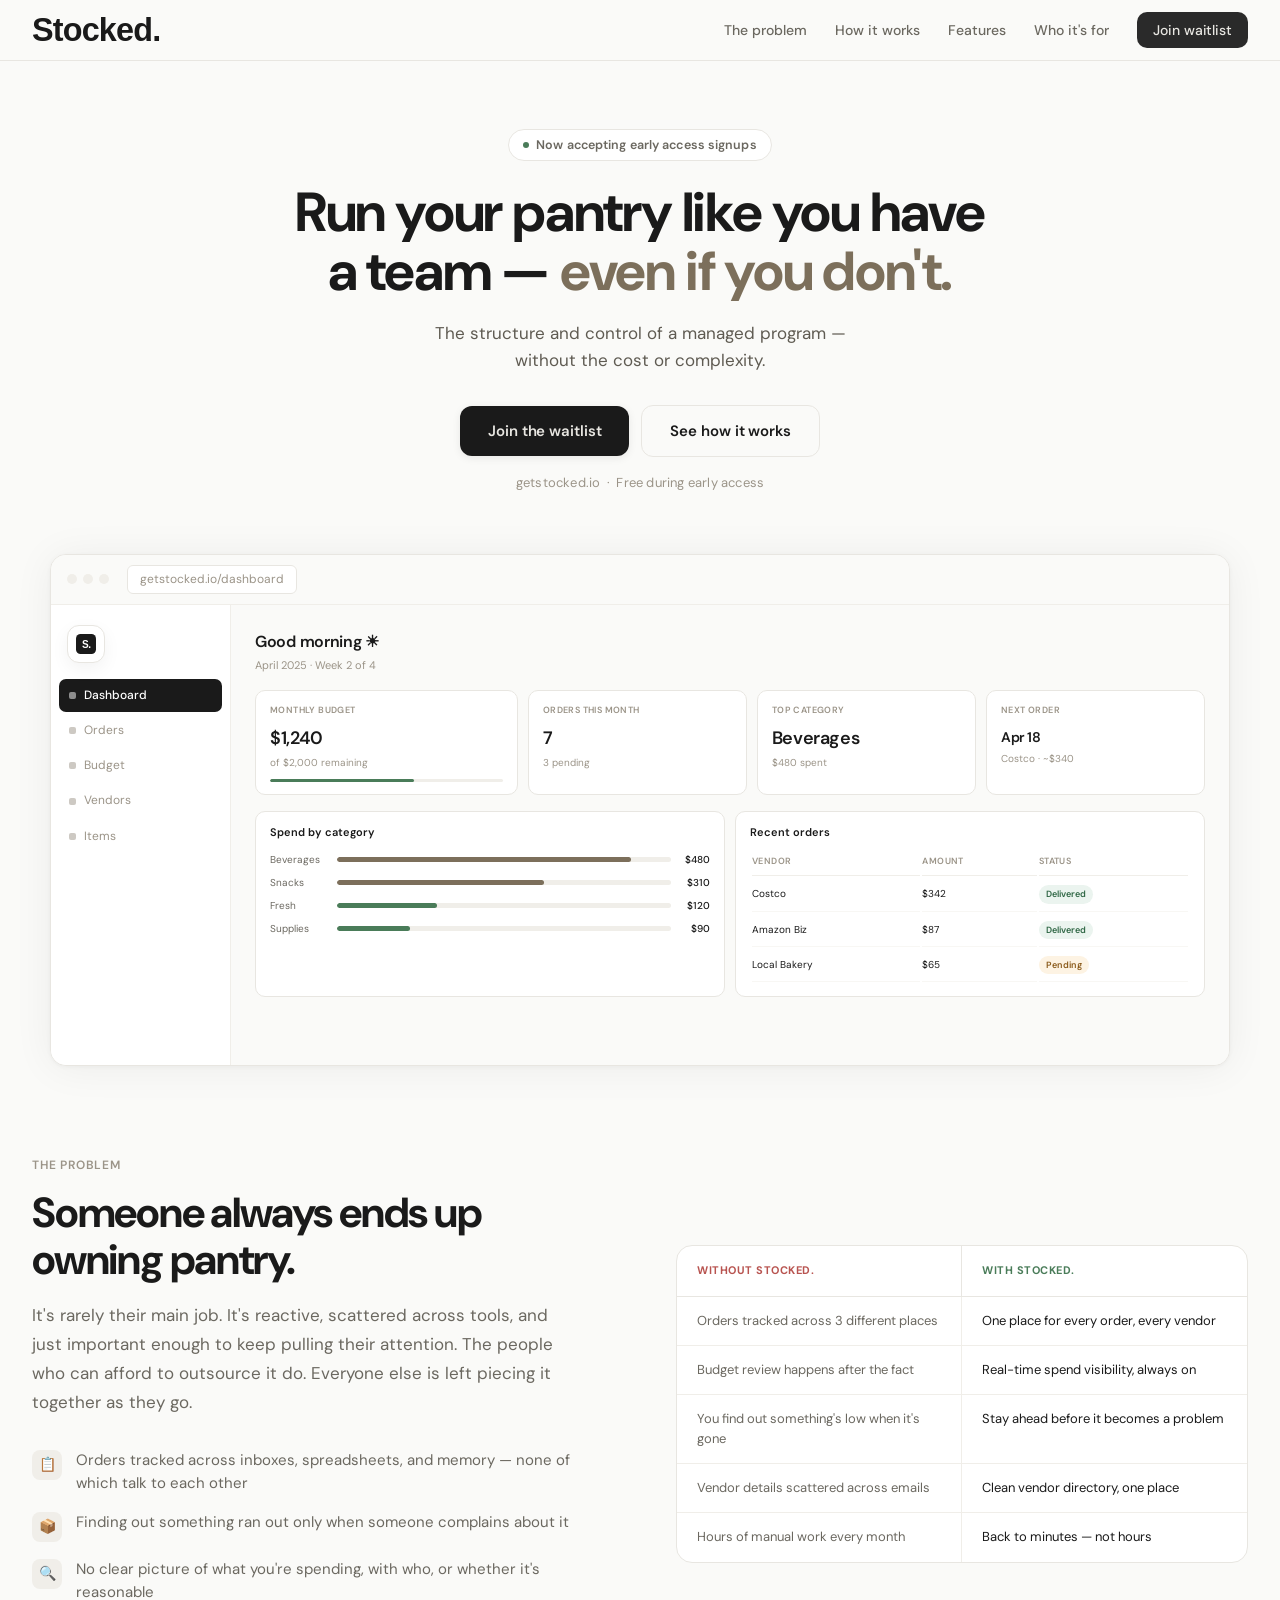
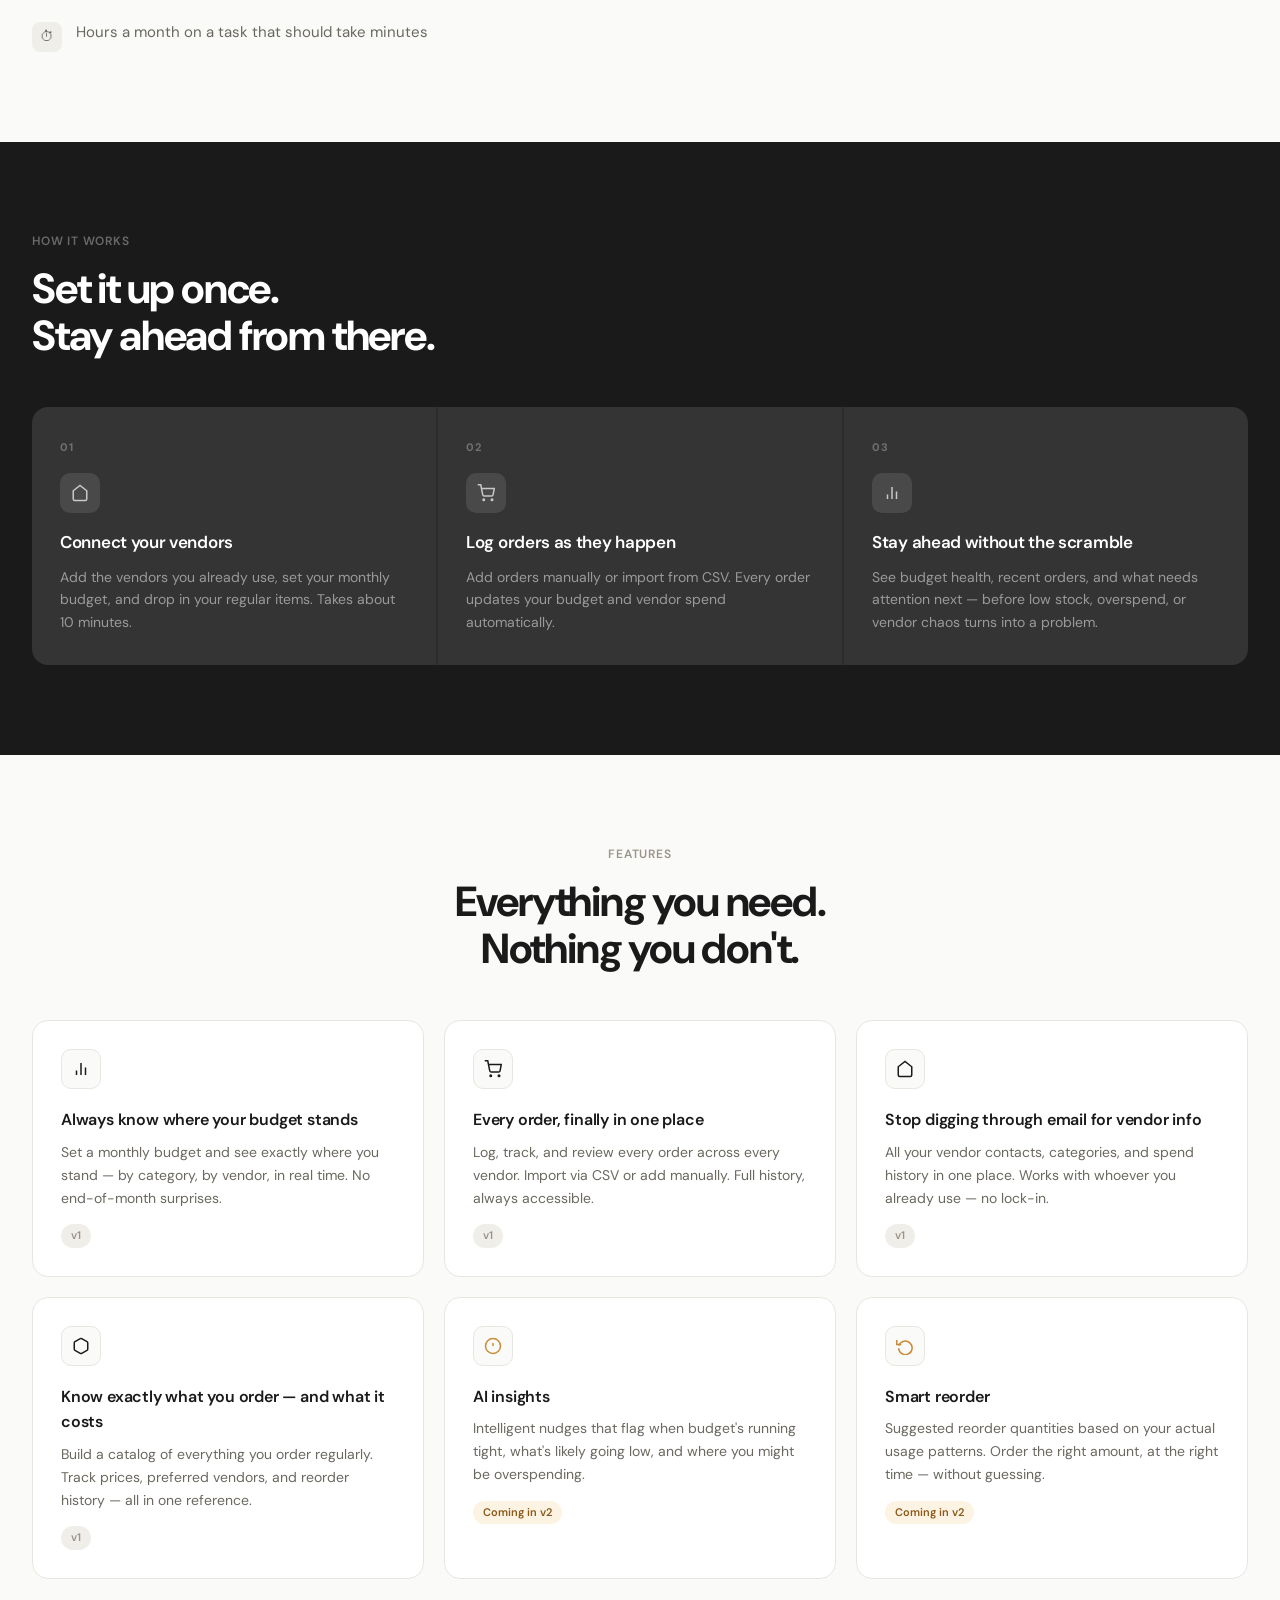
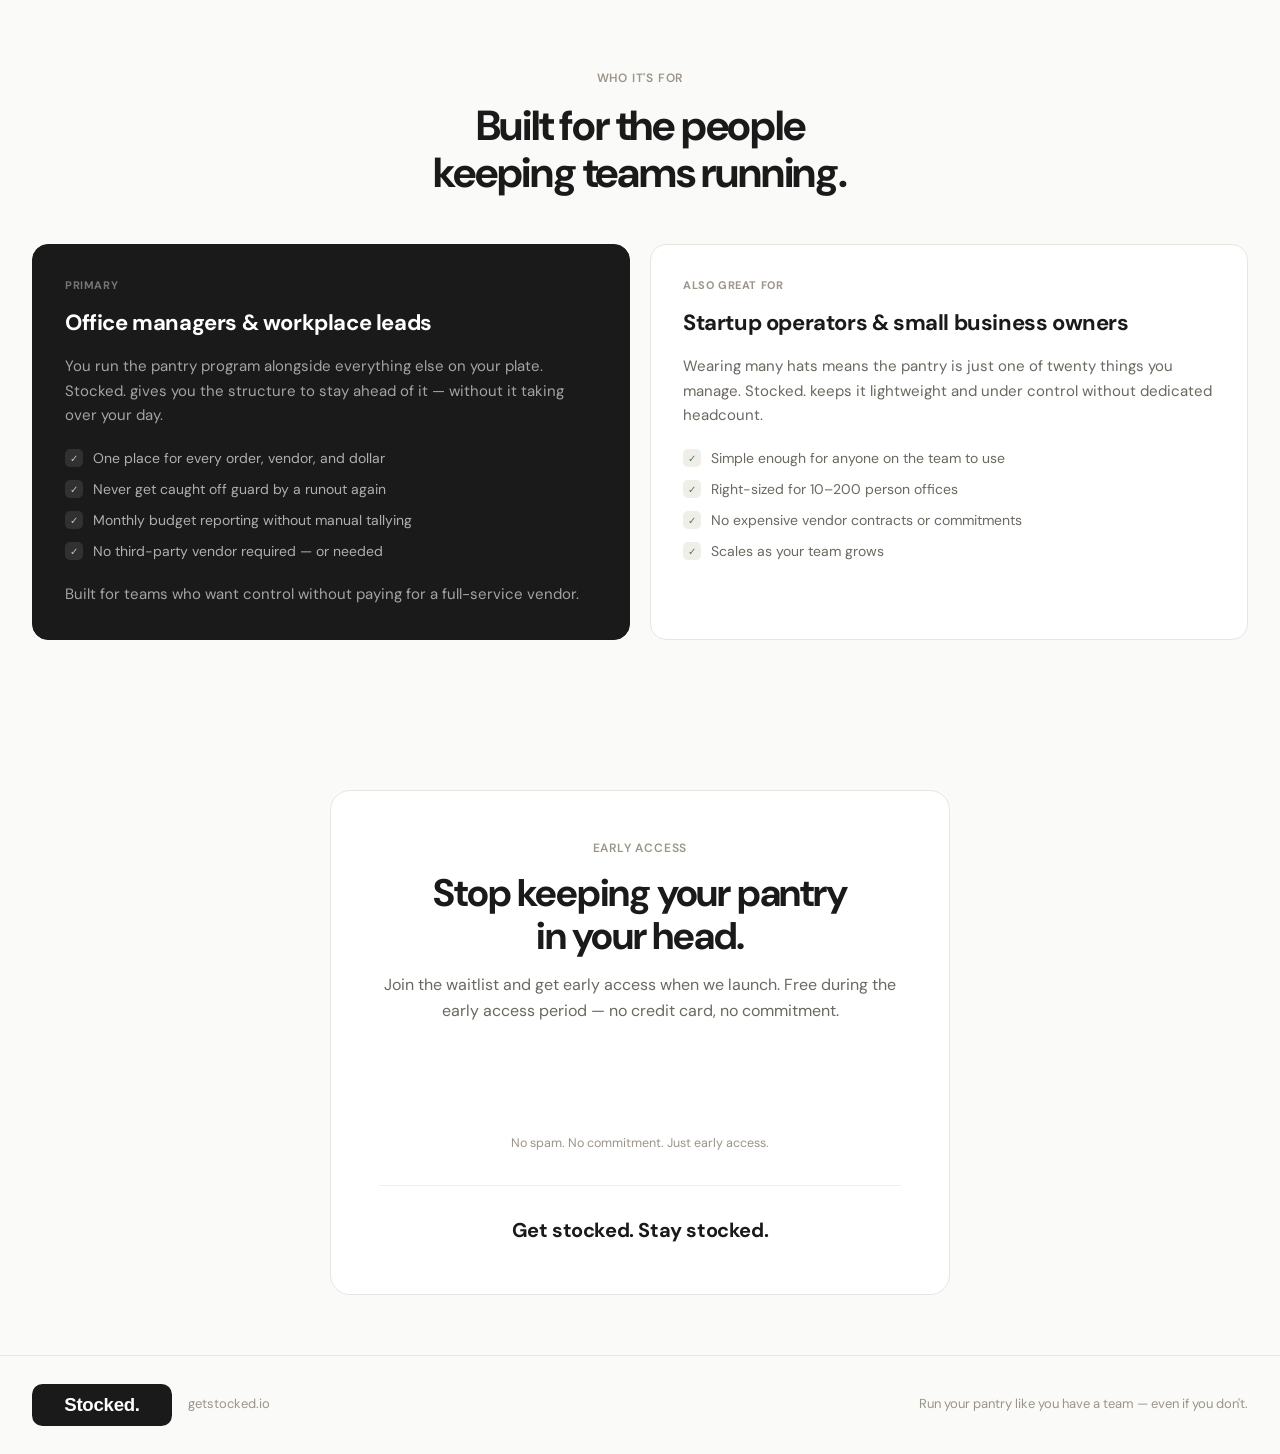
<file: index.html>
<!DOCTYPE html>
<html lang="en">
<head>
  <meta charset="UTF-8"/>
  <meta name="viewport" content="width=device-width, initial-scale=1.0"/>
  <title>Stocked. — Run your pantry like you have a team.</title>
  <link rel="stylesheet" href="./styles.css">
  <!-- Google tag (gtag.js) -->
<script async src="https://www.googletagmanager.com/gtag/js?id=G-TZHEDST7VE"></script>
<script>
  window.dataLayer = window.dataLayer || [];
  function gtag(){dataLayer.push(arguments);}
  gtag('js', new Date());
  gtag('config', 'G-TZHEDST7VE');
</script>
</head>
<body>

<!-- NAV -->
<nav>
  <div class="nav-inner">
    <a href="#" class="nav-logo">
  <img src="./assets/logos/stocked-wordmark-black.svg" alt="Stocked logo" />
</a>
    <button class="mobile-nav-toggle" type="button" aria-expanded="false" aria-controls="mobile-nav" aria-label="Open navigation">
      <span></span>
      <span></span>
      <span></span>
    </button>
    <ul class="nav-links">
      <li><a href="#problem">The problem</a></li>
      <li><a href="#how">How it works</a></li>
      <li><a href="#features">Features</a></li>
      <li><a href="#who">Who it's for</a></li>
      <li><a href="#waitlist" class="btn btn-primary btn-nav-cta">
  Join waitlist
</a>
    </ul>
  </div>
  <div class="mobile-nav-panel" id="mobile-nav">
    <a href="#problem">The problem</a>
    <a href="#how">How it works</a>
    <a href="#features">Features</a>
    <a href="#who">Who it's for</a>
    <a href="#waitlist" class="btn btn-primary">Join waitlist</a>
  </div>
</nav>

<!-- HERO -->
<section class="hero">
  <div class="container">
    <div class="hero-eyebrow">
      <div class="hero-eyebrow-dot"></div>
      Now accepting early access signups
    </div>
    <h1 class="hero-headline">
      Run your pantry like you have a team — <em>even if you don't.</em>
    </h1>
    <p class="hero-subline">
      The structure and control of a managed program — without the cost or complexity.
    </p>
    <div class="hero-cta">
      <a href="#waitlist" class="btn btn-primary btn-lg">Join the waitlist</a>
      <a href="#how" class="btn btn-outline btn-lg">See how it works</a>
    </div>
    <p class="hero-tagline">getstocked.io &nbsp;·&nbsp; Free during early access</p>
  </div>
</section>

<!-- DASHBOARD MOCKUP -->
<div class="mockup-wrap">
  <div class="container">
    <div class="mockup-frame">
      <div class="mockup-bar">
        <div class="mockup-dot" style="background:#F0EEE9;"></div>
        <div class="mockup-dot" style="background:#F0EEE9;"></div>
        <div class="mockup-dot" style="background:#F0EEE9;"></div>
        <div class="mockup-url">getstocked.io/dashboard</div>
      </div>
      <div class="dash-inner">
        <div class="dash-sidebar">
          <div class="dash-logo-mark">
            <img src="./assets/logos/stocked-icon-black.svg" alt="Stocked icon" />
          </div>
          <div class="dash-nav-item active"><div class="dash-nav-dot"></div> Dashboard</div>
          <div class="dash-nav-item"><div class="dash-nav-dot"></div> Orders</div>
          <div class="dash-nav-item"><div class="dash-nav-dot"></div> Budget</div>
          <div class="dash-nav-item"><div class="dash-nav-dot"></div> Vendors</div>
          <div class="dash-nav-item"><div class="dash-nav-dot"></div> Items</div>
        </div>
        <div class="dash-main">
          <div class="dash-greeting">Good morning ☀</div>
          <div class="dash-sub">April 2025 · Week 2 of 4</div>
          <div class="dash-kpis">
            <div class="dash-kpi">
              <div class="dash-kpi-label">Monthly Budget</div>
              <div class="dash-kpi-val">$1,240</div>
              <div class="dash-kpi-sub">of $2,000 remaining</div>
              <div class="dash-prog"><div class="dash-prog-fill" style="width:62%"></div></div>
            </div>
            <div class="dash-kpi">
              <div class="dash-kpi-label">Orders This Month</div>
              <div class="dash-kpi-val">7</div>
              <div class="dash-kpi-sub">3 pending</div>
            </div>
            <div class="dash-kpi">
              <div class="dash-kpi-label">Top Category</div>
              <div class="dash-kpi-val">Beverages</div>
              <div class="dash-kpi-sub">$480 spent</div>
            </div>
            <div class="dash-kpi">
              <div class="dash-kpi-label">Next Order</div>
              <div class="dash-kpi-val" style="font-size:14px;padding-top:2px;">Apr 18</div>
              <div class="dash-kpi-sub">Costco · ~$340</div>
            </div>
          </div>
          <div class="dash-cols">
            <div class="dash-card">
              <div class="dash-card-title">Spend by category</div>
              <div class="dash-bar-row"><div class="dash-bar-label">Beverages</div><div class="dash-bar-track"><div class="dash-bar-fill" style="width:88%"></div></div><div class="dash-bar-amt">$480</div></div>
              <div class="dash-bar-row"><div class="dash-bar-label">Snacks</div><div class="dash-bar-track"><div class="dash-bar-fill" style="width:62%"></div></div><div class="dash-bar-amt">$310</div></div>
              <div class="dash-bar-row"><div class="dash-bar-label">Fresh</div><div class="dash-bar-track"><div class="dash-bar-fill" style="width:30%;background:var(--color-success)"></div></div><div class="dash-bar-amt">$120</div></div>
              <div class="dash-bar-row"><div class="dash-bar-label">Supplies</div><div class="dash-bar-track"><div class="dash-bar-fill" style="width:22%;background:var(--color-success)"></div></div><div class="dash-bar-amt">$90</div></div>
            </div>
            <div class="dash-card">
              <div class="dash-card-title">Recent orders</div>
              <table class="dash-table">
                <thead><tr><th class="dash-th">Vendor</th><th class="dash-th">Amount</th><th class="dash-th">Status</th></tr></thead>
                <tbody>
                  <tr><td class="dash-td">Costco</td><td class="dash-td">$342</td><td class="dash-td"><span class="dash-badge dash-badge-green">Delivered</span></td></tr>
                  <tr><td class="dash-td">Amazon Biz</td><td class="dash-td">$87</td><td class="dash-td"><span class="dash-badge dash-badge-green">Delivered</span></td></tr>
                  <tr><td class="dash-td">Local Bakery</td><td class="dash-td">$65</td><td class="dash-td"><span class="dash-badge dash-badge-amber">Pending</span></td></tr>
                </tbody>
              </table>
            </div>
          </div>
        </div>
      </div>
    </div>
  </div>
</div>

<!-- PROBLEM -->
<section class="section" style="padding-top:0;" id="problem">
  <div class="container">
    <div class="problem-grid">
      <div>
        <div class="section-eyebrow">The problem</div>
        <h2 class="section-headline">Someone always ends up owning pantry.</h2>
        <p class="section-body">It's rarely their main job. It's reactive, scattered across tools, and just important enough to keep pulling their attention. The people who can afford to outsource it do. Everyone else is left piecing it together as they go.</p>
        <ul class="pain-list">
          <li class="pain-item"><div class="pain-icon">📋</div>Orders tracked across inboxes, spreadsheets, and memory — none of which talk to each other</li>
          <li class="pain-item"><div class="pain-icon">📦</div>Finding out something ran out only when someone complains about it</li>
          <li class="pain-item"><div class="pain-icon">🔍</div>No clear picture of what you're spending, with who, or whether it's reasonable</li>
          <li class="pain-item"><div class="pain-icon">⏱</div>Hours a month on a task that should take minutes</li>
        </ul>
      </div>
      <div class="before-after">
        <div class="ba-header">
          <div class="ba-col"><div class="ba-label before">Without Stocked.</div></div>
          <div class="ba-col"><div class="ba-label after">With Stocked.</div></div>
        </div>
        <div class="ba-body">
          <div class="ba-item">Orders tracked across 3 different places</div>
          <div class="ba-item positive">One place for every order, every vendor</div>
          <div class="ba-item">Budget review happens after the fact</div>
          <div class="ba-item positive">Real-time spend visibility, always on</div>
          <div class="ba-item">You find out something's low when it's gone</div>
          <div class="ba-item positive">Stay ahead before it becomes a problem</div>
          <div class="ba-item">Vendor details scattered across emails</div>
          <div class="ba-item positive">Clean vendor directory, one place</div>
          <div class="ba-item" style="border-bottom:none;">Hours of manual work every month</div>
          <div class="ba-item positive" style="border-bottom:none;">Back to minutes — not hours</div>
        </div>
      </div>
    </div>
  </div>
</section>

<!-- HOW IT WORKS -->
<section class="how-bg" id="how">
  <div class="container">
    <div class="section-eyebrow">How it works</div>
    <h2 class="section-headline" style="color:#fff;max-width:480px;">Set it up once.<br>Stay ahead from there.</h2>
    <div class="steps-grid">
      <div class="step">
        <div class="step-num">01</div>
        <div class="step-icon">
          <svg width="18" height="18" viewBox="0 0 24 24" fill="none" stroke="rgba(255,255,255,0.7)" stroke-width="2"><path d="M3 9l9-7 9 7v11a2 2 0 0 1-2 2H5a2 2 0 0 1-2-2z"/></svg>
        </div>
        <div class="step-title">Connect your vendors</div>
        <div class="step-desc">Add the vendors you already use, set your monthly budget, and drop in your regular items. Takes about 10 minutes.</div>
      </div>
      <div class="step">
        <div class="step-num">02</div>
        <div class="step-icon">
          <svg width="18" height="18" viewBox="0 0 24 24" fill="none" stroke="rgba(255,255,255,0.7)" stroke-width="2"><circle cx="9" cy="21" r="1"/><circle cx="20" cy="21" r="1"/><path d="M1 1h4l2.68 13.39a2 2 0 0 0 2 1.61h9.72a2 2 0 0 0 2-1.61L23 6H6"/></svg>
        </div>
        <div class="step-title">Log orders as they happen</div>
        <div class="step-desc">Add orders manually or import from CSV. Every order updates your budget and vendor spend automatically.</div>
      </div>
      <div class="step">
        <div class="step-num">03</div>
        <div class="step-icon">
          <svg width="18" height="18" viewBox="0 0 24 24" fill="none" stroke="rgba(255,255,255,0.7)" stroke-width="2"><line x1="18" y1="20" x2="18" y2="10"/><line x1="12" y1="20" x2="12" y2="4"/><line x1="6" y1="20" x2="6" y2="14"/></svg>
        </div>
        <div class="step-title">Stay ahead without the scramble</div>
        <div class="step-desc">See budget health, recent orders, and what needs attention next — before low stock, overspend, or vendor chaos turns into a problem.</div>
      </div>
    </div>
  </div>
</section>

<!-- FEATURES -->
<section class="section" id="features">
  <div class="container">
    <div style="text-align:center;max-width:560px;margin:0 auto;">
      <div class="section-eyebrow">Features</div>
      <h2 class="section-headline">Everything you need.<br>Nothing you don't.</h2>
    </div>
    <div class="features-grid">
      <div class="feature-card">
        <div class="feature-icon">
          <svg width="18" height="18" viewBox="0 0 24 24" fill="none" stroke="var(--color-ink)" stroke-width="2"><line x1="18" y1="20" x2="18" y2="10"/><line x1="12" y1="20" x2="12" y2="4"/><line x1="6" y1="20" x2="6" y2="14"/></svg>
        </div>
        <div class="feature-title">Always know where your budget stands</div>
        <div class="feature-desc">Set a monthly budget and see exactly where you stand — by category, by vendor, in real time. No end-of-month surprises.</div>
        <span class="feature-tag">v1</span>
      </div>
      <div class="feature-card">
        <div class="feature-icon">
          <svg width="18" height="18" viewBox="0 0 24 24" fill="none" stroke="var(--color-ink)" stroke-width="2"><circle cx="9" cy="21" r="1"/><circle cx="20" cy="21" r="1"/><path d="M1 1h4l2.68 13.39a2 2 0 0 0 2 1.61h9.72a2 2 0 0 0 2-1.61L23 6H6"/></svg>
        </div>
        <div class="feature-title">Every order, finally in one place</div>
        <div class="feature-desc">Log, track, and review every order across every vendor. Import via CSV or add manually. Full history, always accessible.</div>
        <span class="feature-tag">v1</span>
      </div>
      <div class="feature-card">
        <div class="feature-icon">
          <svg width="18" height="18" viewBox="0 0 24 24" fill="none" stroke="var(--color-ink)" stroke-width="2"><path d="M3 9l9-7 9 7v11a2 2 0 0 1-2 2H5a2 2 0 0 1-2-2z"/></svg>
        </div>
        <div class="feature-title">Stop digging through email for vendor info</div>
        <div class="feature-desc">All your vendor contacts, categories, and spend history in one place. Works with whoever you already use — no lock-in.</div>
        <span class="feature-tag">v1</span>
      </div>
      <div class="feature-card">
        <div class="feature-icon">
          <svg width="18" height="18" viewBox="0 0 24 24" fill="none" stroke="var(--color-ink)" stroke-width="2"><path d="M21 16V8a2 2 0 0 0-1-1.73l-7-4a2 2 0 0 0-2 0l-7 4A2 2 0 0 0 3 8v8a2 2 0 0 0 1 1.73l7 4a2 2 0 0 0 2 0l7-4A2 2 0 0 0 21 16z"/></svg>
        </div>
        <div class="feature-title">Know exactly what you order — and what it costs</div>
        <div class="feature-desc">Build a catalog of everything you order regularly. Track prices, preferred vendors, and reorder history — all in one reference.</div>
        <span class="feature-tag">v1</span>
      </div>
      <div class="feature-card">
        <div class="feature-icon">
          <svg width="18" height="18" viewBox="0 0 24 24" fill="none" stroke="var(--color-warning)" stroke-width="2"><circle cx="12" cy="12" r="10"/><line x1="12" y1="8" x2="12" y2="12"/><line x1="12" y1="16" x2="12.01" y2="16"/></svg>
        </div>
        <div class="feature-title">AI insights</div>
        <div class="feature-desc">Intelligent nudges that flag when budget's running tight, what's likely going low, and where you might be overspending.</div>
        <span class="feature-tag v2">Coming in v2</span>
      </div>
      <div class="feature-card">
        <div class="feature-icon">
          <svg width="18" height="18" viewBox="0 0 24 24" fill="none" stroke="var(--color-warning)" stroke-width="2"><polyline points="1 4 1 10 7 10"/><path d="M3.51 15a9 9 0 1 0 .49-3.5"/></svg>
        </div>
        <div class="feature-title">Smart reorder</div>
        <div class="feature-desc">Suggested reorder quantities based on your actual usage patterns. Order the right amount, at the right time — without guessing.</div>
        <span class="feature-tag v2">Coming in v2</span>
      </div>
    </div>
  </div>
</section>

<!-- WHO IT'S FOR -->
<section class="section" style="padding-top:0;" id="who">
  <div class="container">
    <div style="text-align:center;max-width:520px;margin:0 auto;">
      <div class="section-eyebrow">Who it's for</div>
      <h2 class="section-headline">Built for the people<br>keeping teams running.</h2>
    </div>
    <div class="who-grid">
      <div class="who-card featured">
        <div class="who-label">Primary</div>
        <div class="who-title">Office managers & workplace leads</div>
        <div class="who-desc">You run the pantry program alongside everything else on your plate. Stocked. gives you the structure to stay ahead of it — without it taking over your day.</div>
        <ul class="who-list">
          <li><div class="who-check">✓</div>One place for every order, vendor, and dollar</li>
          <li><div class="who-check">✓</div>Never get caught off guard by a runout again</li>
          <li><div class="who-check">✓</div>Monthly budget reporting without manual tallying</li>
          <li><div class="who-check">✓</div>No third-party vendor required — or needed</li>
        </ul>
        <p class="who-desc" style="margin-top:20px;margin-bottom:0;">Built for teams who want control without paying for a full-service vendor.</p>
      </div>
      <div class="who-card">
        <div class="who-label">Also great for</div>
        <div class="who-title">Startup operators & small business owners</div>
        <div class="who-desc">Wearing many hats means the pantry is just one of twenty things you manage. Stocked. keeps it lightweight and under control without dedicated headcount.</div>
        <ul class="who-list">
          <li><div class="who-check">✓</div>Simple enough for anyone on the team to use</li>
          <li><div class="who-check">✓</div>Right-sized for 10–200 person offices</li>
          <li><div class="who-check">✓</div>No expensive vendor contracts or commitments</li>
          <li><div class="who-check">✓</div>Scales as your team grows</li>
        </ul>
      </div>
    </div>
  </div>
</section>

<!-- WAITLIST -->
<section class="waitlist-section" id="waitlist">
  <div class="container">
    <div class="waitlist-card">
      <div class="section-eyebrow" style="text-align:center;">Early access</div>
      
      <h2 class="waitlist-headline">
        Stop keeping your pantry<br>in your head.
      </h2>
      
      <p class="waitlist-sub">
        Join the waitlist and get early access when we launch. Free during the early access period — no credit card, no commitment.
      </p>

      <!-- BEEHIIV EMBED (CORRECT) -->
      <script async src="https://subscribe-forms.beehiiv.com/embed.js"></script>
      <iframe 
        src="https://subscribe-forms.beehiiv.com/f0444deb-40ac-46cd-8621-1b344f94bf5f"
        class="beehiiv-embed"
        frameborder="0"
        scrolling="no"
        style="width: 100%; height: 90px; border: none; background: transparent;">
      </iframe>

      <p class="waitlist-note">
        No spam. No commitment. Just early access.
      </p>

      <div class="waitlist-tagline">
        Get stocked. Stay stocked.
      </div>
    </div>
  </div>
</section>

<!-- FOOTER -->
<footer>
  <div class="footer-inner">
    <div class="footer-left">
      <div class="nav-logo">
        <img src="./assets/logos/stocked-pill-black.svg" alt="Stocked logo" />
      </div>
      <span class="footer-tagline">getstocked.io</span>
    </div>
    <div class="footer-right">Run your pantry like you have a team — even if you don't.</div>
  </div>
</footer>
  <script>
    (function () {
      const toggle = document.querySelector('.mobile-nav-toggle');
      const panel = document.querySelector('.mobile-nav-panel');
      if (!toggle || !panel) return;

      toggle.addEventListener('click', function () {
        const isOpen = panel.classList.toggle('is-open');
        toggle.classList.toggle('is-open', isOpen);
        toggle.setAttribute('aria-expanded', isOpen ? 'true' : 'false');
        toggle.setAttribute('aria-label', isOpen ? 'Close navigation' : 'Open navigation');
      });

      panel.querySelectorAll('a').forEach(function (link) {
        link.addEventListener('click', function () {
          panel.classList.remove('is-open');
          toggle.classList.remove('is-open');
          toggle.setAttribute('aria-expanded', 'false');
          toggle.setAttribute('aria-label', 'Open navigation');
        });
      });
    })();
  </script>
</body>
</html>
</file>
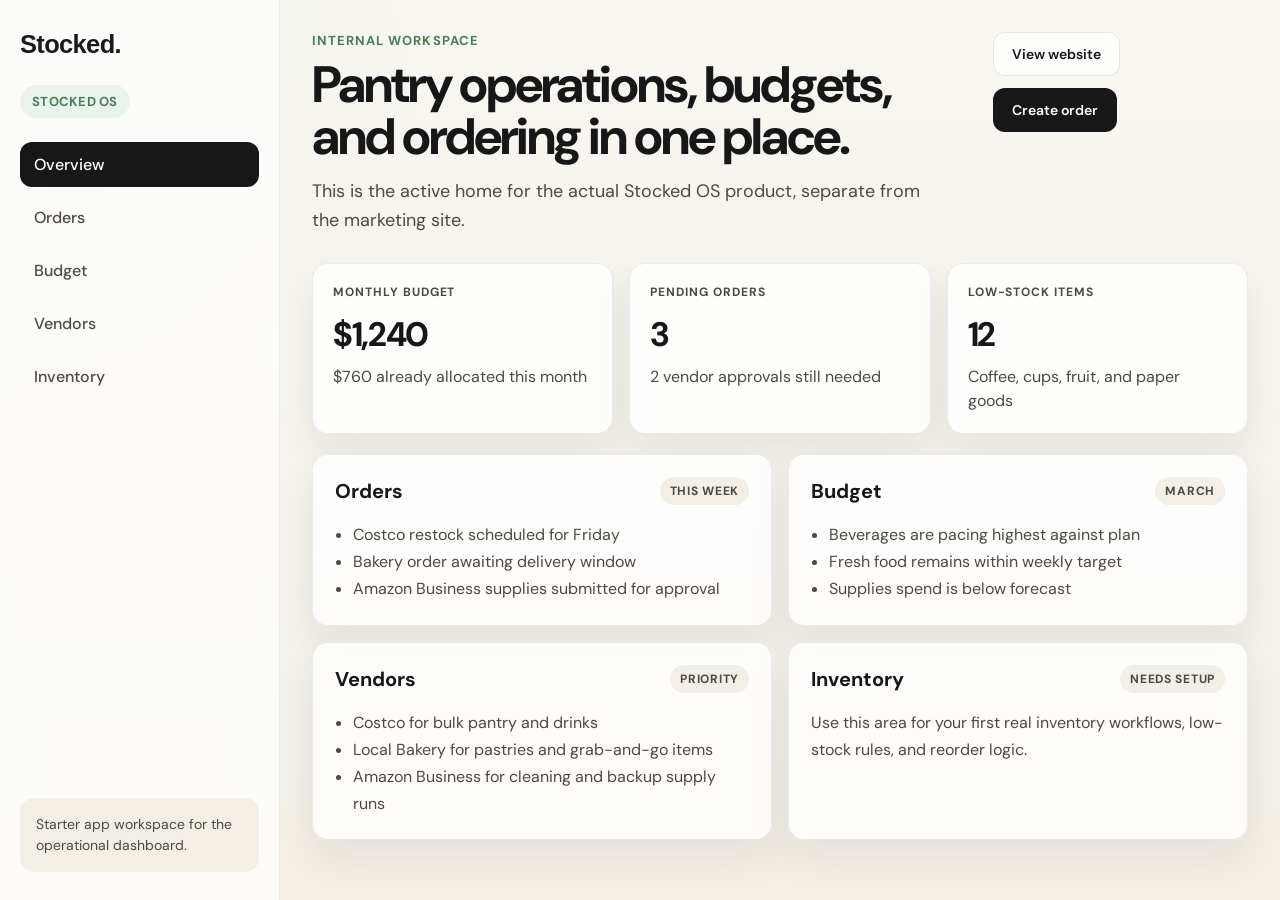
<file: app/index.html>
<!DOCTYPE html>
<html lang="en">
<head>
  <meta charset="UTF-8" />
  <meta name="viewport" content="width=device-width, initial-scale=1.0" />
  <title>Stocked OS</title>
  <link rel="stylesheet" href="./styles.css" />
</head>
<body>
  <div class="app-shell">
    <aside class="sidebar">
      <a class="sidebar-brand" href="../index.html" aria-label="Back to Stocked site">
        <img src="../assets/logos/stocked-wordmark-black.svg" alt="Stocked logo" />
      </a>
      <div class="workspace-badge">Stocked OS</div>

      <nav class="sidebar-nav" aria-label="Primary">
        <a class="nav-item is-active" href="#overview">Overview</a>
        <a class="nav-item" href="#orders">Orders</a>
        <a class="nav-item" href="#budget">Budget</a>
        <a class="nav-item" href="#vendors">Vendors</a>
        <a class="nav-item" href="#inventory">Inventory</a>
      </nav>

      <div class="sidebar-note">
        Starter app workspace for the operational dashboard.
      </div>
    </aside>

    <main class="main-panel">
      <header class="topbar">
        <div>
          <p class="eyebrow">Internal workspace</p>
          <h1>Pantry operations, budgets, and ordering in one place.</h1>
          <p class="intro">
            This is the active home for the actual Stocked OS product, separate from the marketing site.
          </p>
        </div>
        <div class="topbar-actions">
          <a class="btn btn-secondary" href="../index.html">View website</a>
          <button class="btn btn-primary" type="button">Create order</button>
        </div>
      </header>

      <section class="stats-grid" id="overview">
        <article class="stat-card">
          <p class="stat-label">Monthly budget</p>
          <p class="stat-value">$1,240</p>
          <p class="stat-subtext">$760 already allocated this month</p>
        </article>
        <article class="stat-card">
          <p class="stat-label">Pending orders</p>
          <p class="stat-value">3</p>
          <p class="stat-subtext">2 vendor approvals still needed</p>
        </article>
        <article class="stat-card">
          <p class="stat-label">Low-stock items</p>
          <p class="stat-value">12</p>
          <p class="stat-subtext">Coffee, cups, fruit, and paper goods</p>
        </article>
      </section>

      <section class="content-grid">
        <article class="panel" id="orders">
          <div class="panel-heading">
            <h2>Orders</h2>
            <span class="panel-tag">This week</span>
          </div>
          <ul class="list">
            <li>Costco restock scheduled for Friday</li>
            <li>Bakery order awaiting delivery window</li>
            <li>Amazon Business supplies submitted for approval</li>
          </ul>
        </article>

        <article class="panel" id="budget">
          <div class="panel-heading">
            <h2>Budget</h2>
            <span class="panel-tag">March</span>
          </div>
          <ul class="list">
            <li>Beverages are pacing highest against plan</li>
            <li>Fresh food remains within weekly target</li>
            <li>Supplies spend is below forecast</li>
          </ul>
        </article>

        <article class="panel" id="vendors">
          <div class="panel-heading">
            <h2>Vendors</h2>
            <span class="panel-tag">Priority</span>
          </div>
          <ul class="list">
            <li>Costco for bulk pantry and drinks</li>
            <li>Local Bakery for pastries and grab-and-go items</li>
            <li>Amazon Business for cleaning and backup supply runs</li>
          </ul>
        </article>

        <article class="panel" id="inventory">
          <div class="panel-heading">
            <h2>Inventory</h2>
            <span class="panel-tag">Needs setup</span>
          </div>
          <p class="placeholder-copy">
            Use this area for your first real inventory workflows, low-stock rules, and reorder logic.
          </p>
        </article>
      </section>
    </main>
  </div>
</body>
</html>
</file>
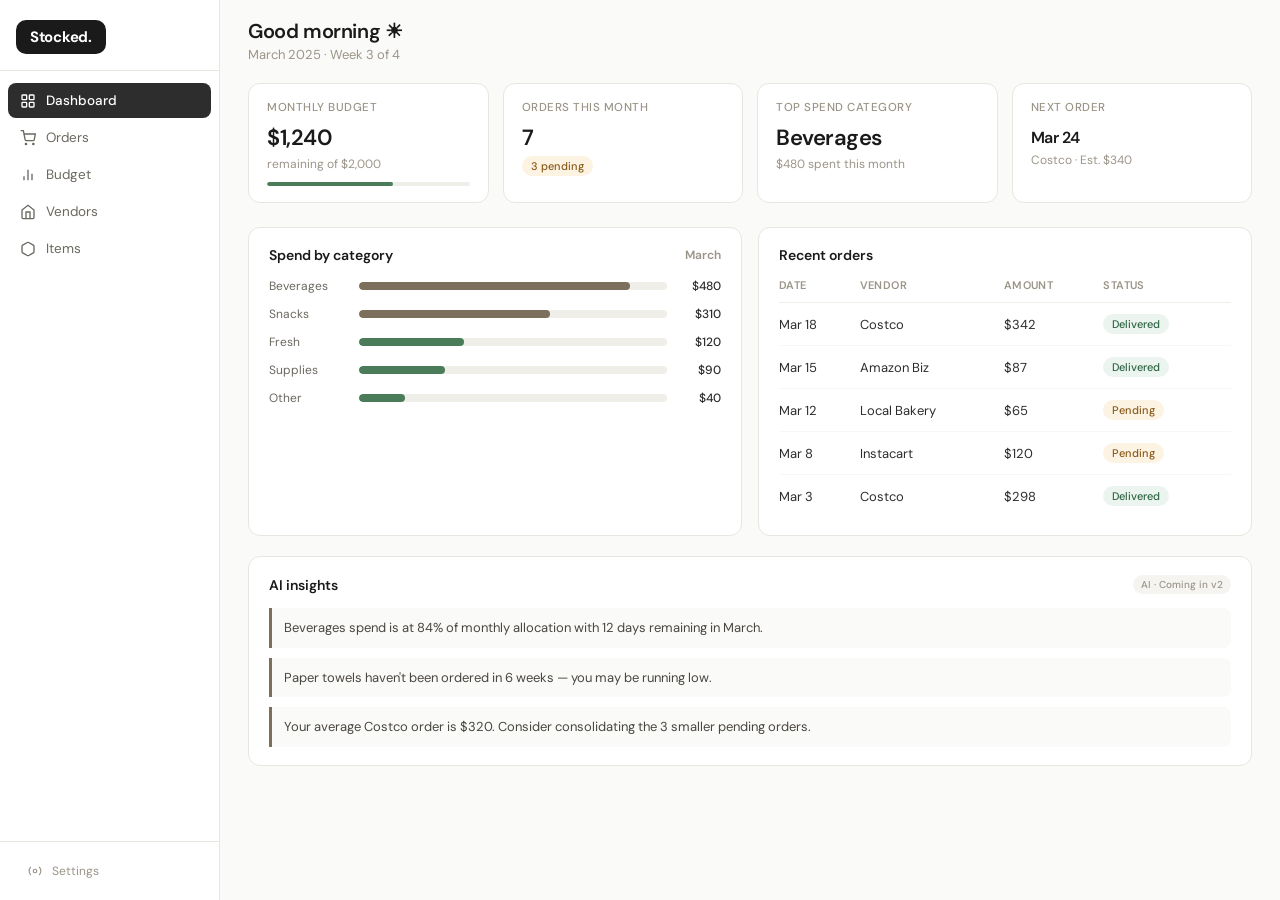
<file: Dashboard/stocked-dashboard-prototype_1.html>
<!DOCTYPE html>
<html lang="en">
<head>
  <meta charset="UTF-8"/>
  <meta name="viewport" content="width=device-width, initial-scale=1.0"/>
  <title>Stocked. — Pantry OS</title>
  <link rel="preconnect" href="https://fonts.googleapis.com">
  <link href="https://fonts.googleapis.com/css2?family=DM+Sans:wght@400;500;600;700&display=swap" rel="stylesheet">
  <style>
    * { box-sizing: border-box; margin: 0; padding: 0; }
    body { font-family: 'DM Sans', -apple-system, BlinkMacSystemFont, sans-serif; background: #FAFAF8; color: #2D2D2D; }
    #app { display: flex; height: 100vh; font-size: 14px; }
    #sidebar { width: 220px; min-width: 220px; background: #fff; border-right: 1px solid #E8E6E1; display: flex; flex-direction: column; }
    .sidebar-logo { padding: 20px 16px 16px; border-bottom: 1px solid #E8E6E1; }
    .logo-pill { background: #1a1a1a; color: #fff; font-weight: 700; font-size: 15px; padding: 7px 14px; border-radius: 10px; display: inline-block; letter-spacing: -0.3px; }
    .sidebar-nav { flex: 1; padding: 12px 8px; display: flex; flex-direction: column; gap: 2px; }
    .nav-item { display: flex; align-items: center; gap: 10px; padding: 9px 12px; border-radius: 8px; cursor: pointer; font-size: 13.5px; color: #6b6860; transition: all 0.15s; font-weight: 400; }
    .nav-item:hover { background: #F5F4F1; color: #2D2D2D; }
    .nav-item.active { background: #2D2D2D; color: #fff; font-weight: 500; }
    .nav-item svg { flex-shrink: 0; }
    .sidebar-footer { padding: 12px 16px; border-top: 1px solid #E8E6E1; }
    .main { flex: 1; overflow-y: auto; display: flex; flex-direction: column; }
    .topbar { padding: 18px 28px 0; display: flex; align-items: center; justify-content: space-between; }
    .page-title { font-size: 20px; font-weight: 600; letter-spacing: -0.4px; color: #1a1a1a; }
    .page-sub { font-size: 13px; color: #9B9488; margin-top: 2px; }
    .topbar-actions { display: flex; gap: 10px; align-items: center; }
    .btn { padding: 8px 16px; border-radius: 8px; font-size: 13px; font-weight: 500; cursor: pointer; border: 1px solid #E8E6E1; background: #fff; color: #2D2D2D; transition: all 0.15s; font-family: 'DM Sans', sans-serif; }
    .btn:hover { background: #F5F4F1; }
    .btn-primary { background: #1a1a1a; color: #fff; border-color: #1a1a1a; }
    .btn-primary:hover { background: #333; }
    .content { padding: 20px 28px 32px; flex: 1; }
    .kpi-grid { display: grid; grid-template-columns: repeat(4, minmax(0,1fr)); gap: 14px; margin-bottom: 24px; }
    .kpi-card { background: #fff; border: 1px solid #E8E6E1; border-radius: 12px; padding: 16px 18px; }
    .kpi-label { font-size: 11.5px; color: #9B9488; font-weight: 500; text-transform: uppercase; letter-spacing: 0.5px; margin-bottom: 8px; }
    .kpi-value { font-size: 22px; font-weight: 600; color: #1a1a1a; letter-spacing: -0.5px; }
    .kpi-sub { font-size: 12px; color: #9B9488; margin-top: 4px; }
    .progress-bar { height: 4px; background: #F0EEE9; border-radius: 99px; margin-top: 10px; overflow: hidden; }
    .progress-fill { height: 100%; border-radius: 99px; }
    .progress-green { background: #4A7C59; }
    .progress-amber { background: #C98B3A; }
    .progress-red { background: #B85450; }
    .two-col { display: grid; grid-template-columns: 1fr 1fr; gap: 16px; margin-bottom: 20px; }
    .card { background: #fff; border: 1px solid #E8E6E1; border-radius: 12px; padding: 18px 20px; }
    .card-title { font-size: 13px; font-weight: 600; color: #1a1a1a; margin-bottom: 14px; display: flex; align-items: center; justify-content: space-between; }
    .card-title-text { font-size: 14px; font-weight: 600; }
    .insight-badge { font-size: 10px; background: #F5F4F1; color: #9B9488; padding: 3px 8px; border-radius: 99px; font-weight: 500; }
    table { width: 100%; border-collapse: collapse; }
    th { font-size: 11px; font-weight: 600; color: #9B9488; text-transform: uppercase; letter-spacing: 0.4px; padding: 0 10px 10px 0; text-align: left; border-bottom: 1px solid #F0EEE9; }
    td { padding: 11px 10px 11px 0; font-size: 13px; color: #2D2D2D; border-bottom: 1px solid #F8F7F4; }
    tr:last-child td { border-bottom: none; }
    .badge { display: inline-flex; align-items: center; padding: 3px 9px; border-radius: 99px; font-size: 11px; font-weight: 500; }
    .badge-green { background: #EBF4EF; color: #2E6644; }
    .badge-amber { background: #FDF3E3; color: #8A5A1A; }
    .badge-red { background: #FCEAEA; color: #7A2E2E; }
    .badge-gray { background: #F2F0EB; color: #6b6860; }
    .bar-row { display: flex; align-items: center; gap: 10px; margin-bottom: 12px; }
    .bar-label { font-size: 12px; color: #6b6860; width: 80px; flex-shrink: 0; }
    .bar-track { flex: 1; height: 8px; background: #F0EEE9; border-radius: 99px; overflow: hidden; }
    .bar-fill { height: 100%; border-radius: 99px; background: #7C6F5B; }
    .bar-fill-accent { background: #4A7C59; }
    .bar-amount { font-size: 12px; color: #2D2D2D; font-weight: 500; width: 44px; text-align: right; flex-shrink: 0; }
    .insight-item { border-left: 3px solid #7C6F5B; padding: 10px 12px; background: #FAFAF8; border-radius: 0 8px 8px 0; margin-bottom: 10px; font-size: 13px; color: #4a4640; line-height: 1.5; }
    .insight-item:last-child { margin-bottom: 0; }
    .view { display: none; }
    .view.active { display: block; }
    .vendor-grid { display: grid; grid-template-columns: repeat(3, minmax(0,1fr)); gap: 14px; }
    .vendor-card { background: #fff; border: 1px solid #E8E6E1; border-radius: 12px; padding: 16px; }
    .vendor-name { font-size: 15px; font-weight: 600; color: #1a1a1a; margin-bottom: 6px; }
    .vendor-meta { font-size: 12px; color: #9B9488; line-height: 1.7; }
    .vendor-tags { display: flex; gap: 6px; flex-wrap: wrap; margin-bottom: 10px; }
    .tag { background: #F2F0EB; color: #6b6860; font-size: 11px; padding: 3px 8px; border-radius: 6px; font-weight: 500; }
    .budget-row { display: grid; grid-template-columns: 1fr 90px 90px 90px 80px; gap: 8px; align-items: center; padding: 11px 0; border-bottom: 1px solid #F8F7F4; font-size: 13px; }
    .budget-row:last-child { border-bottom: none; }
    .budget-header { display: grid; grid-template-columns: 1fr 90px 90px 90px 80px; gap: 8px; padding: 0 0 10px; border-bottom: 1px solid #F0EEE9; font-size: 11px; font-weight: 600; color: #9B9488; text-transform: uppercase; letter-spacing: 0.4px; }
    .mini-bar-track { height: 4px; background: #F0EEE9; border-radius: 99px; overflow: hidden; width: 100%; margin-top: 4px; }
    .mini-bar-fill { height: 100%; border-radius: 99px; }
    .orders-filter { display: flex; gap: 10px; margin-bottom: 16px; align-items: center; }
    .filter-select { padding: 7px 12px; border-radius: 8px; border: 1px solid #E8E6E1; font-size: 13px; background: #fff; color: #2D2D2D; font-family: 'DM Sans', sans-serif; }
    .search-input { padding: 7px 12px; border-radius: 8px; border: 1px solid #E8E6E1; font-size: 13px; background: #fff; color: #2D2D2D; flex: 1; font-family: 'DM Sans', sans-serif; }
    .month-nav { display: flex; align-items: center; gap: 14px; }
    .month-btn { background: none; border: 1px solid #E8E6E1; border-radius: 8px; width: 30px; height: 30px; cursor: pointer; font-size: 14px; color: #6b6860; display: flex; align-items: center; justify-content: center; font-family: 'DM Sans', sans-serif; }
    .month-btn:hover { background: #F5F4F1; }
    .stat-row { display: flex; gap: 16px; margin-bottom: 20px; }
    .stat-box { flex: 1; background: #FAFAF8; border-radius: 10px; padding: 14px 16px; }
    .stat-box-label { font-size: 11.5px; color: #9B9488; text-transform: uppercase; letter-spacing: 0.5px; font-weight: 500; margin-bottom: 6px; }
    .stat-box-val { font-size: 20px; font-weight: 600; color: #1a1a1a; letter-spacing: -0.4px; }
    textarea { font-family: 'DM Sans', sans-serif; }
  </style>
</head>
<body>
<div id="app">
  <div id="sidebar">
    <div class="sidebar-logo">
      <div class="logo-pill">Stocked.</div>
    </div>
    <nav class="sidebar-nav">
      <div class="nav-item active" onclick="showView('dashboard', this)">
        <svg width="16" height="16" viewBox="0 0 24 24" fill="none" stroke="currentColor" stroke-width="2"><rect x="3" y="3" width="7" height="7" rx="1"/><rect x="14" y="3" width="7" height="7" rx="1"/><rect x="3" y="14" width="7" height="7" rx="1"/><rect x="14" y="14" width="7" height="7" rx="1"/></svg>
        Dashboard
      </div>
      <div class="nav-item" onclick="showView('orders', this)">
        <svg width="16" height="16" viewBox="0 0 24 24" fill="none" stroke="currentColor" stroke-width="2"><circle cx="9" cy="21" r="1"/><circle cx="20" cy="21" r="1"/><path d="M1 1h4l2.68 13.39a2 2 0 0 0 2 1.61h9.72a2 2 0 0 0 2-1.61L23 6H6"/></svg>
        Orders
      </div>
      <div class="nav-item" onclick="showView('budget', this)">
        <svg width="16" height="16" viewBox="0 0 24 24" fill="none" stroke="currentColor" stroke-width="2"><line x1="18" y1="20" x2="18" y2="10"/><line x1="12" y1="20" x2="12" y2="4"/><line x1="6" y1="20" x2="6" y2="14"/></svg>
        Budget
      </div>
      <div class="nav-item" onclick="showView('vendors', this)">
        <svg width="16" height="16" viewBox="0 0 24 24" fill="none" stroke="currentColor" stroke-width="2"><path d="M3 9l9-7 9 7v11a2 2 0 0 1-2 2H5a2 2 0 0 1-2-2z"/><polyline points="9 22 9 12 15 12 15 22"/></svg>
        Vendors
      </div>
      <div class="nav-item" onclick="showView('items', this)">
        <svg width="16" height="16" viewBox="0 0 24 24" fill="none" stroke="currentColor" stroke-width="2"><path d="M21 16V8a2 2 0 0 0-1-1.73l-7-4a2 2 0 0 0-2 0l-7 4A2 2 0 0 0 3 8v8a2 2 0 0 0 1 1.73l7 4a2 2 0 0 0 2 0l7-4A2 2 0 0 0 21 16z"/></svg>
        Items
      </div>
    </nav>
    <div class="sidebar-footer">
      <div class="nav-item" style="color:#9B9488;font-size:12px;">
        <svg width="14" height="14" viewBox="0 0 24 24" fill="none" stroke="currentColor" stroke-width="2"><circle cx="12" cy="12" r="3"/><path d="M19.07 4.93a10 10 0 0 1 0 14.14"/><path d="M4.93 4.93a10 10 0 0 0 0 14.14"/></svg>
        Settings
      </div>
    </div>
  </div>

  <div class="main">

    <!-- DASHBOARD -->
    <div id="view-dashboard" class="view active">
      <div class="topbar">
        <div>
          <div class="page-title">Good morning ☀</div>
          <div class="page-sub">March 2025 · Week 3 of 4</div>
        </div>
      </div>
      <div class="content">
        <div class="kpi-grid">
          <div class="kpi-card">
            <div class="kpi-label">Monthly Budget</div>
            <div class="kpi-value">$1,240</div>
            <div class="kpi-sub">remaining of $2,000</div>
            <div class="progress-bar"><div class="progress-fill progress-green" style="width:62%"></div></div>
          </div>
          <div class="kpi-card">
            <div class="kpi-label">Orders This Month</div>
            <div class="kpi-value">7</div>
            <div class="kpi-sub"><span class="badge badge-amber">3 pending</span></div>
          </div>
          <div class="kpi-card">
            <div class="kpi-label">Top Spend Category</div>
            <div class="kpi-value">Beverages</div>
            <div class="kpi-sub">$480 spent this month</div>
          </div>
          <div class="kpi-card">
            <div class="kpi-label">Next Order</div>
            <div class="kpi-value" style="font-size:16px;padding-top:4px;">Mar 24</div>
            <div class="kpi-sub">Costco · Est. $340</div>
          </div>
        </div>
        <div class="two-col">
          <div class="card">
            <div class="card-title"><span class="card-title-text">Spend by category</span><span style="font-size:12px;color:#9B9488;">March</span></div>
            <div class="bar-row"><div class="bar-label">Beverages</div><div class="bar-track"><div class="bar-fill" style="width:88%"></div></div><div class="bar-amount">$480</div></div>
            <div class="bar-row"><div class="bar-label">Snacks</div><div class="bar-track"><div class="bar-fill" style="width:62%"></div></div><div class="bar-amount">$310</div></div>
            <div class="bar-row"><div class="bar-label">Fresh</div><div class="bar-track"><div class="bar-fill bar-fill-accent" style="width:34%"></div></div><div class="bar-amount">$120</div></div>
            <div class="bar-row"><div class="bar-label">Supplies</div><div class="bar-track"><div class="bar-fill bar-fill-accent" style="width:28%"></div></div><div class="bar-amount">$90</div></div>
            <div class="bar-row"><div class="bar-label">Other</div><div class="bar-track"><div class="bar-fill bar-fill-accent" style="width:15%"></div></div><div class="bar-amount">$40</div></div>
          </div>
          <div class="card">
            <div class="card-title"><span class="card-title-text">Recent orders</span></div>
            <table>
              <thead><tr><th>Date</th><th>Vendor</th><th>Amount</th><th>Status</th></tr></thead>
              <tbody>
                <tr><td>Mar 18</td><td>Costco</td><td>$342</td><td><span class="badge badge-green">Delivered</span></td></tr>
                <tr><td>Mar 15</td><td>Amazon Biz</td><td>$87</td><td><span class="badge badge-green">Delivered</span></td></tr>
                <tr><td>Mar 12</td><td>Local Bakery</td><td>$65</td><td><span class="badge badge-amber">Pending</span></td></tr>
                <tr><td>Mar 8</td><td>Instacart</td><td>$120</td><td><span class="badge badge-amber">Pending</span></td></tr>
                <tr><td>Mar 3</td><td>Costco</td><td>$298</td><td><span class="badge badge-green">Delivered</span></td></tr>
              </tbody>
            </table>
          </div>
        </div>
        <div class="card">
          <div class="card-title">
            <span class="card-title-text">AI insights</span>
            <span class="insight-badge">AI · Coming in v2</span>
          </div>
          <div class="insight-item">Beverages spend is at 84% of monthly allocation with 12 days remaining in March.</div>
          <div class="insight-item">Paper towels haven't been ordered in 6 weeks — you may be running low.</div>
          <div class="insight-item">Your average Costco order is $320. Consider consolidating the 3 smaller pending orders.</div>
        </div>
      </div>
    </div>

    <!-- ORDERS -->
    <div id="view-orders" class="view">
      <div class="topbar">
        <div>
          <div class="page-title">Orders</div>
          <div class="page-sub">All purchase orders · March 2025</div>
        </div>
        <div class="topbar-actions">
          <button class="btn">Import CSV</button>
          <button class="btn btn-primary">+ New order</button>
        </div>
      </div>
      <div class="content">
        <div class="orders-filter">
          <select class="filter-select"><option>All statuses</option><option>Delivered</option><option>Pending</option><option>Cancelled</option></select>
          <select class="filter-select"><option>All vendors</option><option>Costco</option><option>Amazon Business</option><option>Local Bakery</option><option>Instacart</option></select>
          <input class="search-input" placeholder="Search orders..."/>
        </div>
        <div class="card" style="padding:0;overflow:hidden;">
          <table>
            <thead style="background:#FAFAF8;">
              <tr>
                <th style="padding:12px 16px;">Date</th>
                <th style="padding:12px 16px;">Vendor</th>
                <th style="padding:12px 16px;">Category</th>
                <th style="padding:12px 16px;">Items</th>
                <th style="padding:12px 16px;">Total</th>
                <th style="padding:12px 16px;">Status</th>
                <th style="padding:12px 16px;"></th>
              </tr>
            </thead>
            <tbody>
              <tr style="border-bottom:1px solid #F8F7F4;"><td style="padding:13px 16px;">Mar 18</td><td style="padding:13px 16px;font-weight:500;">Costco</td><td style="padding:13px 16px;"><span class="tag">Snacks</span> <span class="tag">Beverages</span></td><td style="padding:13px 16px;color:#9B9488;">8 items</td><td style="padding:13px 16px;font-weight:500;">$342</td><td style="padding:13px 16px;"><span class="badge badge-green">Delivered</span></td><td style="padding:13px 16px;color:#9B9488;font-size:12px;">Edit</td></tr>
              <tr style="border-bottom:1px solid #F8F7F4;"><td style="padding:13px 16px;">Mar 15</td><td style="padding:13px 16px;font-weight:500;">Amazon Business</td><td style="padding:13px 16px;"><span class="tag">Supplies</span></td><td style="padding:13px 16px;color:#9B9488;">3 items</td><td style="padding:13px 16px;font-weight:500;">$87</td><td style="padding:13px 16px;"><span class="badge badge-green">Delivered</span></td><td style="padding:13px 16px;color:#9B9488;font-size:12px;">Edit</td></tr>
              <tr style="border-bottom:1px solid #F8F7F4;"><td style="padding:13px 16px;">Mar 12</td><td style="padding:13px 16px;font-weight:500;">Local Bakery</td><td style="padding:13px 16px;"><span class="tag">Fresh</span></td><td style="padding:13px 16px;color:#9B9488;">2 items</td><td style="padding:13px 16px;font-weight:500;">$65</td><td style="padding:13px 16px;"><span class="badge badge-amber">Pending</span></td><td style="padding:13px 16px;color:#9B9488;font-size:12px;">Edit</td></tr>
              <tr style="border-bottom:1px solid #F8F7F4;"><td style="padding:13px 16px;">Mar 8</td><td style="padding:13px 16px;font-weight:500;">Instacart</td><td style="padding:13px 16px;"><span class="tag">Fresh</span> <span class="tag">Snacks</span></td><td style="padding:13px 16px;color:#9B9488;">5 items</td><td style="padding:13px 16px;font-weight:500;">$120</td><td style="padding:13px 16px;"><span class="badge badge-amber">Pending</span></td><td style="padding:13px 16px;color:#9B9488;font-size:12px;">Edit</td></tr>
              <tr style="border-bottom:1px solid #F8F7F4;"><td style="padding:13px 16px;">Mar 3</td><td style="padding:13px 16px;font-weight:500;">Costco</td><td style="padding:13px 16px;"><span class="tag">Beverages</span></td><td style="padding:13px 16px;color:#9B9488;">6 items</td><td style="padding:13px 16px;font-weight:500;">$298</td><td style="padding:13px 16px;"><span class="badge badge-green">Delivered</span></td><td style="padding:13px 16px;color:#9B9488;font-size:12px;">Edit</td></tr>
              <tr style="border-bottom:1px solid #F8F7F4;"><td style="padding:13px 16px;">Feb 26</td><td style="padding:13px 16px;font-weight:500;">Amazon Business</td><td style="padding:13px 16px;"><span class="tag">Supplies</span></td><td style="padding:13px 16px;color:#9B9488;">4 items</td><td style="padding:13px 16px;font-weight:500;">$112</td><td style="padding:13px 16px;"><span class="badge badge-green">Delivered</span></td><td style="padding:13px 16px;color:#9B9488;font-size:12px;">Edit</td></tr>
              <tr><td style="padding:13px 16px;">Feb 20</td><td style="padding:13px 16px;font-weight:500;">Costco</td><td style="padding:13px 16px;"><span class="tag">Snacks</span> <span class="tag">Beverages</span></td><td style="padding:13px 16px;color:#9B9488;">10 items</td><td style="padding:13px 16px;font-weight:500;">$415</td><td style="padding:13px 16px;"><span class="badge badge-red">Cancelled</span></td><td style="padding:13px 16px;color:#9B9488;font-size:12px;">Edit</td></tr>
            </tbody>
          </table>
        </div>
      </div>
    </div>

    <!-- BUDGET -->
    <div id="view-budget" class="view">
      <div class="topbar">
        <div>
          <div class="page-title">Budget</div>
          <div class="page-sub">Spend tracking and allocation</div>
        </div>
        <div class="topbar-actions">
          <div class="month-nav">
            <button class="month-btn">‹</button>
            <span style="font-size:13px;font-weight:500;">March 2025</span>
            <button class="month-btn">›</button>
          </div>
        </div>
      </div>
      <div class="content">
        <div class="stat-row">
          <div class="stat-box"><div class="stat-box-label">Total budget</div><div class="stat-box-val">$2,000</div></div>
          <div class="stat-box"><div class="stat-box-label">Spent so far</div><div class="stat-box-val" style="color:#B85450;">$760</div></div>
          <div class="stat-box"><div class="stat-box-label">Remaining</div><div class="stat-box-val" style="color:#4A7C59;">$1,240</div></div>
          <div class="stat-box"><div class="stat-box-label">Projected month-end</div><div class="stat-box-val" style="color:#C98B3A;">$1,480</div></div>
        </div>
        <div class="two-col">
          <div class="card">
            <div class="card-title"><span class="card-title-text">Spend by category</span></div>
            <div class="budget-header"><span>Category</span><span>Budget</span><span>Spent</span><span>Remaining</span><span>% Used</span></div>
            <div class="budget-row"><span style="font-weight:500;">Beverages</span><span style="color:#9B9488;">$500</span><span>$480</span><span style="color:#C98B3A;font-weight:500;">$20</span><div><span style="font-size:12px;color:#C98B3A;font-weight:500;">96%</span><div class="mini-bar-track"><div class="mini-bar-fill" style="width:96%;background:#C98B3A;"></div></div></div></div>
            <div class="budget-row"><span style="font-weight:500;">Snacks</span><span style="color:#9B9488;">$600</span><span>$310</span><span style="color:#4A7C59;font-weight:500;">$290</span><div><span style="font-size:12px;color:#4A7C59;font-weight:500;">52%</span><div class="mini-bar-track"><div class="mini-bar-fill" style="width:52%;background:#4A7C59;"></div></div></div></div>
            <div class="budget-row"><span style="font-weight:500;">Fresh</span><span style="color:#9B9488;">$400</span><span>$120</span><span style="color:#4A7C59;font-weight:500;">$280</span><div><span style="font-size:12px;color:#4A7C59;font-weight:500;">30%</span><div class="mini-bar-track"><div class="mini-bar-fill" style="width:30%;background:#4A7C59;"></div></div></div></div>
            <div class="budget-row"><span style="font-weight:500;">Supplies</span><span style="color:#9B9488;">$300</span><span>$90</span><span style="color:#4A7C59;font-weight:500;">$210</span><div><span style="font-size:12px;color:#4A7C59;font-weight:500;">30%</span><div class="mini-bar-track"><div class="mini-bar-fill" style="width:30%;background:#4A7C59;"></div></div></div></div>
            <div class="budget-row"><span style="font-weight:500;">Other</span><span style="color:#9B9488;">$200</span><span>$40</span><span style="color:#4A7C59;font-weight:500;">$160</span><div><span style="font-size:12px;color:#4A7C59;font-weight:500;">20%</span><div class="mini-bar-track"><div class="mini-bar-fill" style="width:20%;background:#4A7C59;"></div></div></div></div>
          </div>
          <div class="card">
            <div class="card-title"><span class="card-title-text">Spend by vendor</span></div>
            <div class="budget-header" style="grid-template-columns:1fr 80px 60px 100px;"><span>Vendor</span><span>Spent</span><span>Orders</span><span>Avg order</span></div>
            <div style="display:grid;grid-template-columns:1fr 80px 60px 100px;gap:8px;align-items:center;padding:11px 0;border-bottom:1px solid #F8F7F4;font-size:13px;"><span style="font-weight:500;">Costco</span><span>$640</span><span style="color:#9B9488;">3</span><span style="color:#4A7C59;font-weight:500;">$213</span></div>
            <div style="display:grid;grid-template-columns:1fr 80px 60px 100px;gap:8px;align-items:center;padding:11px 0;border-bottom:1px solid #F8F7F4;font-size:13px;"><span style="font-weight:500;">Amazon Business</span><span>$199</span><span style="color:#9B9488;">2</span><span style="color:#4A7C59;font-weight:500;">$100</span></div>
            <div style="display:grid;grid-template-columns:1fr 80px 60px 100px;gap:8px;align-items:center;padding:11px 0;border-bottom:1px solid #F8F7F4;font-size:13px;"><span style="font-weight:500;">Instacart</span><span>$120</span><span style="color:#9B9488;">1</span><span style="color:#9B9488;font-weight:500;">$120</span></div>
            <div style="display:grid;grid-template-columns:1fr 80px 60px 100px;gap:8px;align-items:center;padding:11px 0;font-size:13px;"><span style="font-weight:500;">Local Bakery</span><span>$65</span><span style="color:#9B9488;">1</span><span style="color:#9B9488;font-weight:500;">$65</span></div>
          </div>
        </div>
        <div class="card">
          <div class="card-title"><span class="card-title-text">Budget notes</span></div>
          <textarea style="width:100%;border:1px solid #E8E6E1;border-radius:8px;padding:10px 12px;font-size:13px;color:#2D2D2D;resize:none;background:#FAFAF8;line-height:1.6;" rows="3" placeholder="Add notes about this month's budget (e.g. holiday party, team event, etc.)..."></textarea>
        </div>
      </div>
    </div>

    <!-- VENDORS -->
    <div id="view-vendors" class="view">
      <div class="topbar">
        <div>
          <div class="page-title">Vendors</div>
          <div class="page-sub">Your vendor directory</div>
        </div>
        <div class="topbar-actions">
          <button class="btn btn-primary">+ Add vendor</button>
        </div>
      </div>
      <div class="content">
        <div class="vendor-grid">
          <div class="vendor-card"><div class="vendor-name">Costco</div><div class="vendor-tags"><span class="tag">Snacks</span><span class="tag">Beverages</span><span class="tag">Supplies</span></div><div class="vendor-meta">Contact: Sarah M. · sarah@costco.com<br>Last order: Mar 18, 2025<br>All-time spend: <strong style="color:#2D2D2D;">$4,820</strong></div></div>
          <div class="vendor-card"><div class="vendor-name">Amazon Business</div><div class="vendor-tags"><span class="tag">Supplies</span><span class="tag">Other</span></div><div class="vendor-meta">Contact: Account portal<br>Last order: Mar 15, 2025<br>All-time spend: <strong style="color:#2D2D2D;">$1,240</strong></div></div>
          <div class="vendor-card"><div class="vendor-name">Local Bakery Co.</div><div class="vendor-tags"><span class="tag">Fresh</span><span class="tag">Snacks</span></div><div class="vendor-meta">Contact: Marco T. · marco@localbakery.co<br>Last order: Mar 12, 2025<br>All-time spend: <strong style="color:#2D2D2D;">$680</strong></div></div>
          <div class="vendor-card"><div class="vendor-name">Instacart Business</div><div class="vendor-tags"><span class="tag">Fresh</span><span class="tag">Beverages</span></div><div class="vendor-meta">Contact: App-based<br>Last order: Mar 8, 2025<br>All-time spend: <strong style="color:#2D2D2D;">$920</strong></div></div>
          <div class="vendor-card" style="border:1.5px dashed #E8E6E1;background:#FAFAF8;display:flex;align-items:center;justify-content:center;cursor:pointer;min-height:120px;"><div style="text-align:center;color:#9B9488;"><div style="font-size:22px;margin-bottom:6px;">+</div><div style="font-size:13px;">Add vendor</div></div></div>
        </div>
      </div>
    </div>

    <!-- ITEMS -->
    <div id="view-items" class="view">
      <div class="topbar">
        <div>
          <div class="page-title">Item catalog</div>
          <div class="page-sub">Products you order regularly</div>
        </div>
        <div class="topbar-actions">
          <button class="btn" style="opacity:0.5;cursor:not-allowed;">Smart reorder · v2</button>
          <button class="btn btn-primary">+ Add item</button>
        </div>
      </div>
      <div class="content">
        <div class="orders-filter">
          <select class="filter-select"><option>All categories</option><option>Beverages</option><option>Snacks</option><option>Fresh</option><option>Supplies</option></select>
          <select class="filter-select"><option>All vendors</option><option>Costco</option><option>Amazon Business</option><option>Local Bakery</option></select>
          <input class="search-input" placeholder="Search items..."/>
        </div>
        <div class="card" style="padding:0;overflow:hidden;">
          <table>
            <thead style="background:#FAFAF8;">
              <tr>
                <th style="padding:12px 16px;">Item name</th>
                <th style="padding:12px 16px;">Category</th>
                <th style="padding:12px 16px;">Preferred vendor</th>
                <th style="padding:12px 16px;">Unit</th>
                <th style="padding:12px 16px;">Avg price</th>
                <th style="padding:12px 16px;">Last ordered</th>
              </tr>
            </thead>
            <tbody>
              <tr style="border-bottom:1px solid #F8F7F4;"><td style="padding:12px 16px;font-weight:500;">Sparkling water (case)</td><td style="padding:12px 16px;"><span class="tag">Beverages</span></td><td style="padding:12px 16px;color:#9B9488;">Costco</td><td style="padding:12px 16px;color:#9B9488;">Case</td><td style="padding:12px 16px;">$18</td><td style="padding:12px 16px;color:#9B9488;">Mar 18</td></tr>
              <tr style="border-bottom:1px solid #F8F7F4;"><td style="padding:12px 16px;font-weight:500;">Cold brew coffee</td><td style="padding:12px 16px;"><span class="tag">Beverages</span></td><td style="padding:12px 16px;color:#9B9488;">Instacart</td><td style="padding:12px 16px;color:#9B9488;">Case</td><td style="padding:12px 16px;">$42</td><td style="padding:12px 16px;color:#9B9488;">Mar 8</td></tr>
              <tr style="border-bottom:1px solid #F8F7F4;"><td style="padding:12px 16px;font-weight:500;">Mixed nuts</td><td style="padding:12px 16px;"><span class="tag">Snacks</span></td><td style="padding:12px 16px;color:#9B9488;">Costco</td><td style="padding:12px 16px;color:#9B9488;">Bag</td><td style="padding:12px 16px;">$22</td><td style="padding:12px 16px;color:#9B9488;">Mar 18</td></tr>
              <tr style="border-bottom:1px solid #F8F7F4;"><td style="padding:12px 16px;font-weight:500;">Granola bars</td><td style="padding:12px 16px;"><span class="tag">Snacks</span></td><td style="padding:12px 16px;color:#9B9488;">Costco</td><td style="padding:12px 16px;color:#9B9488;">Box</td><td style="padding:12px 16px;">$16</td><td style="padding:12px 16px;color:#9B9488;">Mar 3</td></tr>
              <tr style="border-bottom:1px solid #F8F7F4;"><td style="padding:12px 16px;font-weight:500;">Sourdough loaf</td><td style="padding:12px 16px;"><span class="tag">Fresh</span></td><td style="padding:12px 16px;color:#9B9488;">Local Bakery</td><td style="padding:12px 16px;color:#9B9488;">Each</td><td style="padding:12px 16px;">$12</td><td style="padding:12px 16px;color:#9B9488;">Mar 12</td></tr>
              <tr style="border-bottom:1px solid #F8F7F4;"><td style="padding:12px 16px;font-weight:500;">Paper towels</td><td style="padding:12px 16px;"><span class="tag">Supplies</span></td><td style="padding:12px 16px;color:#9B9488;">Amazon Business</td><td style="padding:12px 16px;color:#9B9488;">Case</td><td style="padding:12px 16px;">$28</td><td style="padding:12px 16px;color:#9B9488;"><span style="margin-right:6px;">Feb 10</span><span class="badge badge-amber" style="font-size:10px;">Reorder?</span></td></tr>
              <tr style="border-bottom:1px solid #F8F7F4;"><td style="padding:12px 16px;font-weight:500;">Dish soap</td><td style="padding:12px 16px;"><span class="tag">Supplies</span></td><td style="padding:12px 16px;color:#9B9488;">Amazon Business</td><td style="padding:12px 16px;color:#9B9488;">Each</td><td style="padding:12px 16px;">$8</td><td style="padding:12px 16px;color:#9B9488;">Mar 15</td></tr>
              <tr><td style="padding:12px 16px;font-weight:500;">Fruit basket</td><td style="padding:12px 16px;"><span class="tag">Fresh</span></td><td style="padding:12px 16px;color:#9B9488;">Instacart</td><td style="padding:12px 16px;color:#9B9488;">Each</td><td style="padding:12px 16px;">$35</td><td style="padding:12px 16px;color:#9B9488;">Mar 8</td></tr>
            </tbody>
          </table>
        </div>
      </div>
    </div>

  </div>
</div>

<script>
  function showView(name, el) {
    document.querySelectorAll('.view').forEach(v => v.classList.remove('active'));
    document.querySelectorAll('.nav-item').forEach(n => n.classList.remove('active'));
    document.getElementById('view-' + name).classList.add('active');
    el.classList.add('active');
  }
</script>
</body>
</html>
</file>
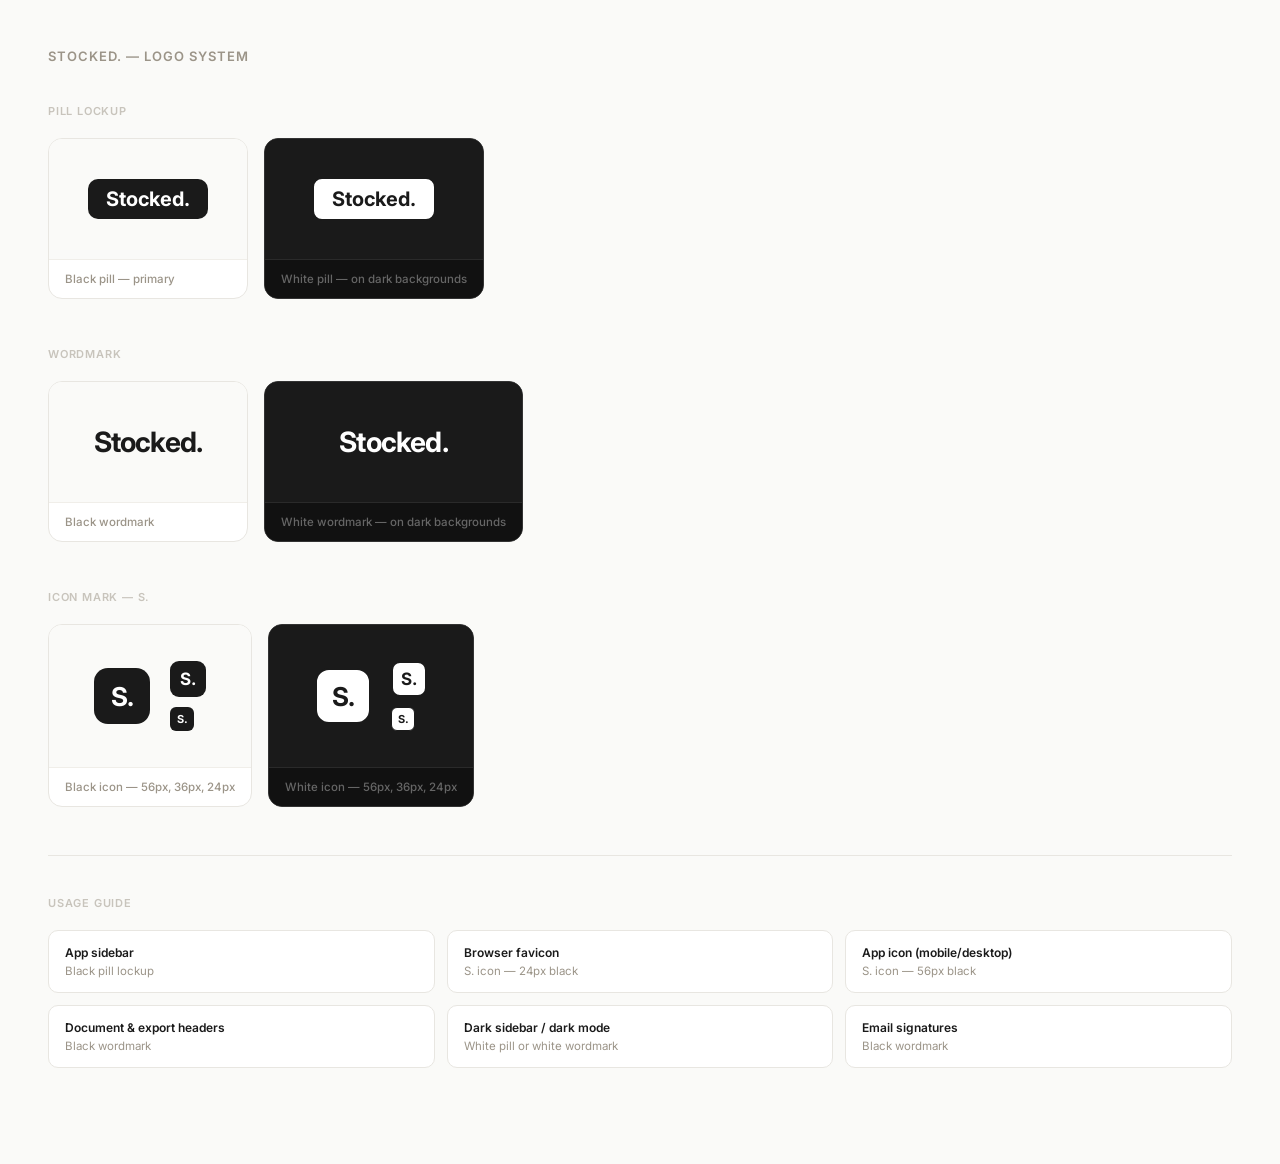
<file: Logos/stocked-logo-guide.html>
<!DOCTYPE html>
<html lang="en">
<head>
  <meta charset="UTF-8"/>
  <meta name="viewport" content="width=device-width, initial-scale=1.0"/>
  <title>Stocked. — Logo System</title>
  <style>
    @import url('https://fonts.googleapis.com/css2?family=Inter:wght@400;500;600;700&display=swap');
    * { box-sizing: border-box; margin: 0; padding: 0; }
    body { font-family: 'Inter', sans-serif; background: #FAFAF8; color: #1a1a1a; padding: 48px; }
    h1 { font-size: 13px; font-weight: 600; text-transform: uppercase; letter-spacing: 1px; color: #9B9488; margin-bottom: 40px; }
    .section { margin-bottom: 48px; }
    .section-title { font-size: 11px; font-weight: 600; text-transform: uppercase; letter-spacing: 0.8px; color: #C8C4BC; margin-bottom: 20px; }
    .asset-row { display: flex; gap: 16px; flex-wrap: wrap; }
    .asset-card { background: #fff; border: 1px solid #E8E6E1; border-radius: 14px; overflow: hidden; min-width: 200px; }
    .asset-card.dark-bg { background: #1a1a1a; border-color: #333; }
    .asset-preview { padding: 36px 32px; display: flex; align-items: center; justify-content: center; min-height: 120px; }
    .asset-label { padding: 12px 16px; border-top: 1px solid #F0EEE9; font-size: 11.5px; color: #9B9488; font-weight: 500; }
    .asset-card.dark-bg .asset-label { border-top-color: #2a2a2a; color: #666; background: #111; }
    .usage-grid { display: grid; grid-template-columns: repeat(3, 1fr); gap: 12px; }
    .usage-item { background: #fff; border: 1px solid #E8E6E1; border-radius: 10px; padding: 14px 16px; }
    .usage-context { font-size: 12px; font-weight: 600; color: #1a1a1a; margin-bottom: 4px; }
    .usage-asset { font-size: 11.5px; color: #9B9488; }
    .pill-black { background: #1a1a1a; color: #fff; font-weight: 700; font-size: 20px; padding: 8px 18px; border-radius: 10px; letter-spacing: -0.1px; display: inline-block; }
    .pill-white { background: #fff; color: #1a1a1a; font-weight: 700; font-size: 20px; padding: 8px 18px; border-radius: 10px; letter-spacing: -0.1px; display: inline-block; border: 2px solid #1a1a1a; }
    .wordmark-black { font-weight: 700; font-size: 28px; color: #1a1a1a; letter-spacing: -0.8px; }
    .wordmark-white { font-weight: 700; font-size: 28px; color: #ffffff; letter-spacing: -0.8px; }
    .icon-black { width: 56px; height: 56px; background: #1a1a1a; border-radius: 14px; display: flex; align-items: center; justify-content: center; font-weight: 700; font-size: 26px; color: #fff; letter-spacing: -0.5px; }
    .icon-white { width: 56px; height: 56px; background: #fff; border-radius: 14px; border: 2px solid #1a1a1a; display: flex; align-items: center; justify-content: center; font-weight: 700; font-size: 26px; color: #1a1a1a; letter-spacing: -0.5px; }
    .divider { height: 1px; background: #E8E6E1; margin: 40px 0; }
  </style>
</head>
<body>
  <h1>Stocked. — Logo System</h1>

  <div class="section">
    <div class="section-title">Pill lockup</div>
    <div class="asset-row">
      <div class="asset-card">
        <div class="asset-preview" style="background:#FAFAF8;">
          <div class="pill-black">Stocked.</div>
        </div>
        <div class="asset-label">Black pill — primary</div>
      </div>
      <div class="asset-card dark-bg">
        <div class="asset-preview" style="background:#1a1a1a;">
          <div class="pill-white">Stocked.</div>
        </div>
        <div class="asset-label">White pill — on dark backgrounds</div>
      </div>
    </div>
  </div>

  <div class="section">
    <div class="section-title">Wordmark</div>
    <div class="asset-row">
      <div class="asset-card">
        <div class="asset-preview" style="background:#FAFAF8;">
          <div class="wordmark-black">Stocked.</div>
        </div>
        <div class="asset-label">Black wordmark</div>
      </div>
      <div class="asset-card dark-bg">
        <div class="asset-preview" style="background:#1a1a1a;">
          <div class="wordmark-white">Stocked.</div>
        </div>
        <div class="asset-label">White wordmark — on dark backgrounds</div>
      </div>
    </div>
  </div>

  <div class="section">
    <div class="section-title">Icon mark — S.</div>
    <div class="asset-row">
      <div class="asset-card">
        <div class="asset-preview" style="background:#FAFAF8; gap: 20px; display:flex; align-items:center;">
          <div class="icon-black">S.</div>
          <div style="display:flex;flex-direction:column;gap:10px;">
            <div style="width:36px;height:36px;background:#1a1a1a;border-radius:9px;display:flex;align-items:center;justify-content:center;font-weight:700;font-size:17px;color:#fff;letter-spacing:-0.3px;">S.</div>
            <div style="width:24px;height:24px;background:#1a1a1a;border-radius:6px;display:flex;align-items:center;justify-content:center;font-weight:700;font-size:11px;color:#fff;">S.</div>
          </div>
        </div>
        <div class="asset-label">Black icon — 56px, 36px, 24px</div>
      </div>
      <div class="asset-card dark-bg">
        <div class="asset-preview" style="background:#1a1a1a; gap: 20px; display:flex; align-items:center;">
          <div class="icon-white">S.</div>
          <div style="display:flex;flex-direction:column;gap:10px;">
            <div style="width:36px;height:36px;background:#fff;border-radius:9px;border:2px solid #1a1a1a;display:flex;align-items:center;justify-content:center;font-weight:700;font-size:17px;color:#1a1a1a;letter-spacing:-0.3px;">S.</div>
            <div style="width:24px;height:24px;background:#fff;border-radius:6px;border:1.5px solid #1a1a1a;display:flex;align-items:center;justify-content:center;font-weight:700;font-size:11px;color:#1a1a1a;">S.</div>
          </div>
        </div>
        <div class="asset-label">White icon — 56px, 36px, 24px</div>
      </div>
    </div>
  </div>

  <div class="divider"></div>

  <div class="section">
    <div class="section-title">Usage guide</div>
    <div class="usage-grid">
      <div class="usage-item"><div class="usage-context">App sidebar</div><div class="usage-asset">Black pill lockup</div></div>
      <div class="usage-item"><div class="usage-context">Browser favicon</div><div class="usage-asset">S. icon — 24px black</div></div>
      <div class="usage-item"><div class="usage-context">App icon (mobile/desktop)</div><div class="usage-asset">S. icon — 56px black</div></div>
      <div class="usage-item"><div class="usage-context">Document & export headers</div><div class="usage-asset">Black wordmark</div></div>
      <div class="usage-item"><div class="usage-context">Dark sidebar / dark mode</div><div class="usage-asset">White pill or white wordmark</div></div>
      <div class="usage-item"><div class="usage-context">Email signatures</div><div class="usage-asset">Black wordmark</div></div>
    </div>
  </div>

</body>
</html>
</file>
<file: styles.css>
/* ============================================================
   STOCKED. — Phase 1 merged stylesheet
   Goal: preserve baseline live site visuals while moving to
   an external stylesheet with a cleaner token/system layer.
   ============================================================ */

/* ============================================================
   1. FONTS
   ============================================================ */
@import url('https://fonts.googleapis.com/css2?family=DM+Sans:wght@400;500;600;700&display=swap');

/* ============================================================
   2. PRIMITIVE TOKENS
   ============================================================ */
:root {
  --ink: #1A1A1A;
  --ink-soft: #2E2E2E;

  --stone-900: #4A4540;
  --stone-700: #7C6F5B;
  --stone-500: #9B9488;
  --stone-300: #E8E6E1;
  --stone-100: #F0EEE9;

  --cream: #FAFAF8;
  --cream-deep: #F2EFE9;
  --white: #FFFFFF;

  --sage-900: #2A4A38;
  --sage-700: #3D6B4F;
  --sage-500: #4A7C59;
  --sage-100: #EBF4EF;

  --amber-700: #8A5A1A;
  --amber-500: #C98B3A;
  --amber-100: #FDF3E3;

  --clay-700: #8C3B38;
  --clay-500: #B85450;
  --clay-100: #FAECE7;
}

/* ============================================================
   3. SEMANTIC TOKENS
   Aligned to original site direction: ink-first marketing,
   sage reserved for supportive/product states.
   ============================================================ */
:root {
  --bg-page: var(--cream);
  --bg-surface: var(--white);
  --bg-panel: var(--cream-deep);
  --bg-subtle: var(--stone-100);
  --bg-inverse: var(--ink);

  --text-primary: var(--ink);
  --text-secondary: #6b6860;
  --text-muted: var(--stone-500);
  --text-inverse: var(--cream);
  --text-accent: var(--ink);
  --text-success: var(--sage-500);
  --text-warning: var(--amber-700);
  --text-danger: var(--clay-700);

  --border-default: var(--stone-300);
  --border-subtle: var(--stone-100);
  --border-accent: var(--ink);
  --border-success: var(--sage-500);
  --border-warning: var(--amber-500);
  --border-danger: var(--clay-500);

  --action-primary: var(--ink);
  --action-primary-hover: var(--ink-soft);
  --action-primary-text: var(--cream);
  --action-secondary: transparent;
  --action-secondary-hover: var(--white);
  --action-secondary-text: var(--ink);
  --action-ghost-hover: var(--stone-100);

  --space-1: 4px;
  --space-2: 8px;
  --space-3: 12px;
  --space-4: 16px;
  --space-5: 20px;
  --space-6: 24px;
  --space-8: 32px;
  --space-10: 40px;
  --space-12: 48px;
  --space-16: 64px;
  --space-20: 80px;
  --space-24: 96px;

  --radius-xs: 2px;
  --radius-sm: 8px;
  --radius-md: 12px;
  --radius-lg: 16px;
  --radius-pill: 99px;

  --shadow-none: none;
  --shadow-sm: 0 1px 4px rgba(0,0,0,0.04);
  --shadow-md: 0 2px 40px rgba(0,0,0,0.06), 0 1px 4px rgba(0,0,0,0.04);

  --font-sans: 'DM Sans', -apple-system, BlinkMacSystemFont, 'Segoe UI', sans-serif;

  --max-width: 1120px;
  --section-gap: 90px;

  /* Back-compat aliases for baseline site classes */
  --color-bg: var(--bg-page);
  --color-surface: var(--bg-surface);
  --color-ink: var(--text-primary);
  --color-ink-muted: var(--text-secondary);
  --color-ink-faint: var(--text-muted);
  --color-border: var(--border-default);
  --color-border-light: var(--border-subtle);
  --color-accent: var(--action-primary);
  --color-accent-text: var(--action-primary-text);
  --color-highlight: var(--stone-700);
  --color-success: var(--sage-500);
  --color-warning: var(--amber-500);
  --font: var(--font-sans);
}

/* ============================================================
   4. GLOBAL RESETS & BASE STYLES
   ============================================================ */
*, *::before, *::after { box-sizing: border-box; margin: 0; padding: 0; }
html {
  font-size: 16px;
  scroll-behavior: smooth;
  -webkit-font-smoothing: antialiased;
  -moz-osx-font-smoothing: grayscale;
}
body {
  font-family: var(--font-sans);
  background: var(--bg-page);
  color: var(--text-primary);
  font-size: 16px;
  line-height: 1.6;
}
img, video, svg, iframe { max-width: 100%; display: block; }
a { color: inherit; text-decoration: none; }
a:hover { text-decoration: none; }

/* ============================================================
   5. REUSABLE FOUNDATIONS
   ============================================================ */
.container { max-width: var(--max-width); margin: 0 auto; padding: 0 32px; }
.text-muted { color: var(--color-ink-muted); }

.btn {
  display: inline-flex;
  align-items: center;
  justify-content: center;
  gap: 6px;
  padding: 9px 20px;
  border-radius: var(--radius-sm);
  font-size: 14px;
  font-weight: 600;
  font-family: var(--font);
  cursor: pointer;
  border: none;
  text-decoration: none;
  transition: all 0.15s;
  letter-spacing: -0.1px;
}
.btn-primary {
  background: var(--action-primary);
  color: var(--action-primary-text) !important;
  box-shadow: 0 2px 8px rgba(0,0,0,0.08);
}
.btn-primary:hover {
  opacity: 0.95;
  transform: translateY(-2px);
  box-shadow: 0 6px 16px rgba(0,0,0,0.12);
}
.btn-outline {
  background: transparent;
  color: var(--action-secondary-text);
  border: 1px solid var(--border-default);
}
.btn-outline:hover { background: var(--bg-surface); }
.btn-lg { padding: 13px 28px; font-size: 15px; border-radius: var(--radius-md); }
.btn-nav-cta {
  padding: 7px 16px;
  font-size: 13px;
  border-radius: 10px;
  box-shadow: none;
  opacity: 0.92;
  font-weight: 500;
}
.btn-nav-cta:hover {
  opacity: 1;
  transform: translateY(-1px);
  box-shadow: 0 4px 10px rgba(0,0,0,0.08);
}


.mobile-nav-toggle {
  display: none;
  width: 42px;
  height: 42px;
  border: 1px solid var(--color-border);
  border-radius: 10px;
  background: var(--color-surface);
  align-items: center;
  justify-content: center;
  flex-direction: column;
  gap: 4px;
  cursor: pointer;
  flex-shrink: 0;
}
.mobile-nav-toggle span {
  width: 16px;
  height: 1.5px;
  background: var(--color-ink);
  border-radius: 99px;
  display: block;
  transition: transform 0.2s ease, opacity 0.2s ease;
}
.mobile-nav-toggle.is-open span:nth-child(1) {
  transform: translateY(5.5px) rotate(45deg);
}
.mobile-nav-toggle.is-open span:nth-child(2) {
  opacity: 0;
}
.mobile-nav-toggle.is-open span:nth-child(3) {
  transform: translateY(-5.5px) rotate(-45deg);
}
.mobile-nav-panel {
  display: none;
  max-width: var(--max-width);
  margin: 0 auto;
  padding: 0 32px 16px;
  flex-direction: column;
  gap: 10px;
}
.mobile-nav-panel a {
  text-decoration: none;
  color: var(--color-ink);
  font-size: 15px;
  font-weight: 500;
  padding: 10px 0;
  border-bottom: 1px solid var(--color-border-light);
}
.mobile-nav-panel .btn {
  width: 100%;
  margin-top: 4px;
  border-bottom: none;
}
.mobile-nav-panel.is-open {
  display: flex;
}

/* ============================================================
   6. BASELINE MARKETING SITE STYLES
   Directly migrated from original working HTML.
   ============================================================ */
/* ---- NAV ---- */
    nav {
      position: sticky;
      top: 0px;
      z-index: 100;
      background: rgba(250,250,248,0.92);
      backdrop-filter: blur(12px);
      border-bottom: 1px solid var(--color-border);
      padding: 0 32px;
    }
    .nav-inner {
      max-width: var(--max-width);
      margin: 0 auto;
      height: 60px;
      display: flex;
      align-items: center;
      justify-content: space-between;
    }
    .nav-logo {
      display: flex;
      align-items: center;
    }
    .nav-logo img {
      height: 42px; /* adjust as needed */
      width: auto;
    }
      .nav-links {
      display: flex;
      align-items: center;
      gap: 28px;
      list-style: none;
    }
    .nav-links a {
      font-size: 14px;
      color: var(--color-ink-muted);
      text-decoration: none;
      font-weight: 500;
      transition: color 0.15s;
    }
    .nav-links a:hover { color: var(--color-ink); }
    .btn {
      display: inline-flex;
      align-items: center;
      justify-content: center;
      gap: 6px;
      padding: 9px 20px;
      border-radius: var(--radius-sm);
      font-size: 14px;
      font-weight: 600;
      font-family: var(--font);
      cursor: pointer;
      border: none;
      text-decoration: none;
      transition: all 0.15s;
      letter-spacing: -0.1px;
    }
    .btn-primary {
      background: var(--color-accent);
      color: #E8E6E1!important;
      box-shadow: 0 2px 8px rgba(0,0,0,0.08);
}
    .btn-primary:hover { opacity: 0.95; transform: translateY(-2px);box-shadow: 0 6px 16px rgba(0,0,0,0.12);
}
    .btn-outline {
      background: transparent;
      color: var(--color-ink);
      border: 1px solid var(--color-border);
    }
    .btn-outline:hover { background: var(--color-surface); }
    .btn-lg { padding: 13px 28px; font-size: 15px; border-radius: var(--radius-md); }
    .btn-nav-cta {
  padding: 7px 16px;
  font-size: 13px;
  border-radius: 10px;
  box-shadow: none;
  opacity: 0.92;
  font-weight: 500;
}

.btn-nav-cta:hover {
  opacity: 1;
  transform: translateY(-1px);
  box-shadow: 0 4px 10px rgba(0,0,0,0.08);
}


.mobile-nav-toggle {
  display: none;
  width: 42px;
  height: 42px;
  border: 1px solid var(--color-border);
  border-radius: 10px;
  background: var(--color-surface);
  align-items: center;
  justify-content: center;
  flex-direction: column;
  gap: 4px;
  cursor: pointer;
  flex-shrink: 0;
}
.mobile-nav-toggle span {
  width: 16px;
  height: 1.5px;
  background: var(--color-ink);
  border-radius: 99px;
  display: block;
  transition: transform 0.2s ease, opacity 0.2s ease;
}
.mobile-nav-toggle.is-open span:nth-child(1) {
  transform: translateY(5.5px) rotate(45deg);
}
.mobile-nav-toggle.is-open span:nth-child(2) {
  opacity: 0;
}
.mobile-nav-toggle.is-open span:nth-child(3) {
  transform: translateY(-5.5px) rotate(-45deg);
}
.mobile-nav-panel {
  display: none;
  max-width: var(--max-width);
  margin: 0 auto;
  padding: 0 32px 16px;
  flex-direction: column;
  gap: 10px;
}
.mobile-nav-panel a {
  text-decoration: none;
  color: var(--color-ink);
  font-size: 15px;
  font-weight: 500;
  padding: 10px 0;
  border-bottom: 1px solid var(--color-border-light);
}
.mobile-nav-panel .btn {
  width: 100%;
  margin-top: 4px;
  border-bottom: none;
}
.mobile-nav-panel.is-open {
  display: flex;
}

    /* ---- HERO ---- */
    .hero {
      padding: 68px 0 60px;
      text-align: center;
    }
    .hero-eyebrow {
      display: inline-flex;
      align-items: center;
      gap: 7px;
      background: var(--color-surface);
      border: 1px solid var(--color-border);
      border-radius: var(--radius-pill);
      padding: 5px 14px;
      font-size: 12.5px;
      font-weight: 600;
      color: var(--color-ink-muted);
      margin-bottom: 22px;
      letter-spacing: 0.1px;
    }
    .hero-eyebrow-dot {
      width: 6px; height: 6px;
      border-radius: 50%;
      background: var(--color-success);
    }
        .hero-headline {
      font-size: clamp(36px, 4.3vw, 56px);
      font-weight: 700;
      letter-spacing: -1.2px;
      line-height: 1.08;
      color: var(--color-ink);
      max-width: 760px;
      margin: 0 auto 18px;
      text-wrap: balance;
    }
    .hero-headline em {
      font-style: normal;
      color: var(--color-highlight);
    }
        .hero-subline {
      font-size: 17px;
      color: #5f5b52;
      max-width: 470px;
      margin: 0 auto 30px;
      line-height: 1.62;
      font-weight: 400;
    }
    .hero-cta {
      display: flex;
      align-items: center;
      justify-content: center;
      gap: 12px;
      margin-bottom: 16px;
    }
    .hero-tagline {
      font-size: 13px;
      color: var(--color-ink-faint);
      letter-spacing: 0.2px;
    }

    /* ---- DASHBOARD MOCKUP ---- */
    .mockup-wrap {
      padding: 0 0 var(--section-gap);
    }
    .mockup-frame {
      background: var(--color-surface);
      border: 1px solid var(--color-border);
      border-radius: var(--radius-lg);
      overflow: hidden;
      box-shadow: 0 2px 40px rgba(0,0,0,0.06), 0 1px 4px rgba(0,0,0,0.04);
    }
    .mockup-bar {
      background: var(--color-bg);
      border-bottom: 1px solid var(--color-border-light);
      padding: 10px 16px;
      display: flex;
      align-items: center;
      gap: 6px;
    }
    .mockup-dot { width: 10px; height: 10px; border-radius: 50%; }
    .mockup-url {
      background: var(--color-surface);
      border: 1px solid var(--color-border);
      border-radius: 6px;
      padding: 4px 12px;
      font-size: 12px;
      color: var(--color-ink-faint);
      margin: 0 12px;
      text-align: center;
    }
    .dash-inner {
      display: flex;
      height: 420px;
    }
    .dash-sidebar {
      width: 180px;
      min-width: 180px;
      background: var(--color-surface);
      border-right: 1px solid var(--color-border-light);
      padding: 16px 8px;
    }
    .dash-logo-mark {
      width: 38px;
      height: 38px;
      margin: 4px 8px 16px;
      border-radius: 12px;
      background: var(--color-surface);
      border: 1px solid var(--color-border);
      display: inline-flex;
      align-items: center;
      justify-content: center;
      box-shadow: 0 6px 18px rgba(0,0,0,0.05);
      flex-shrink: 0;
    }
    .dash-logo-mark img {
      width: 20px;
      height: 20px;
      display: block;
    }
    .dash-nav-item {
      display: flex;
      align-items: center;
      gap: 8px;
      padding: 7px 10px;
      border-radius: 7px;
      font-size: 12px;
      color: var(--color-ink-faint);
      margin-bottom: 2px;
    }
    .dash-nav-item.active {
      background: var(--color-ink);
      color: #fff;
      font-weight: 500;
    }
    .dash-nav-dot { width: 7px; height: 7px; border-radius: 2px; background: currentColor; opacity: 0.5; flex-shrink: 0; }
    .dash-main { flex: 1; padding: 20px; overflow: hidden; background: var(--color-bg); }
    .dash-greeting { font-size: 16px; font-weight: 600; color: var(--color-ink); margin-bottom: 2px; letter-spacing: -0.3px; }
    .dash-sub { font-size: 11px; color: var(--color-ink-faint); margin-bottom: 16px; }
    .dash-kpis { display: grid; grid-template-columns: repeat(4,1fr); gap: 10px; margin-bottom: 16px; }
    .dash-kpi { background: var(--color-surface); border: 1px solid var(--color-border); border-radius: 10px; padding: 12px 14px; }
    .dash-kpi-label { font-size: 9px; color: var(--color-ink-faint); font-weight: 600; text-transform: uppercase; letter-spacing: 0.4px; margin-bottom: 6px; }
    .dash-kpi-val { font-size: 18px; font-weight: 600; color: var(--color-ink); letter-spacing: -0.4px; }
    .dash-kpi-sub { font-size: 10px; color: var(--color-ink-faint); margin-top: 3px; }
    .dash-prog { height: 3px; background: var(--color-border-light); border-radius: 99px; margin-top: 8px; overflow: hidden; }
    .dash-prog-fill { height: 100%; border-radius: 99px; background: var(--color-success); }
    .dash-cols { display: grid; grid-template-columns: 1fr 1fr; gap: 10px; }
    .dash-card { background: var(--color-surface); border: 1px solid var(--color-border); border-radius: 10px; padding: 12px 14px; }
    .dash-card-title { font-size: 11px; font-weight: 600; color: var(--color-ink); margin-bottom: 10px; }
    .dash-bar-row { display: flex; align-items: center; gap: 7px; margin-bottom: 7px; }
    .dash-bar-label { font-size: 10px; color: var(--color-ink-muted); width: 60px; flex-shrink: 0; }
    .dash-bar-track { flex: 1; height: 5px; background: var(--color-border-light); border-radius: 99px; overflow: hidden; }
    .dash-bar-fill { height: 100%; border-radius: 99px; background: var(--color-highlight); }
    .dash-bar-amt { font-size: 10px; color: var(--color-ink); font-weight: 500; width: 32px; text-align: right; }
    .dash-table { width: 100%; }
    .dash-th { font-size: 9px; font-weight: 600; color: var(--color-ink-faint); text-transform: uppercase; letter-spacing: 0.4px; padding-bottom: 7px; border-bottom: 1px solid var(--color-border-light); text-align: left; }
    .dash-td { font-size: 10px; padding: 7px 0; border-bottom: 1px solid #F8F7F4; color: var(--color-ink); }
    .dash-badge { display: inline-flex; padding: 2px 7px; border-radius: 99px; font-size: 9px; font-weight: 600; }
    .dash-badge-green { background: #EBF4EF; color: #2E6644; }
    .dash-badge-amber { background: #FDF3E3; color: #8A5A1A; }

    /* ---- SECTION SHARED ---- */
    .section { padding: var(--section-gap) 0; }
    .section-eyebrow {
      font-size: 12px;
      font-weight: 600;
      text-transform: uppercase;
      letter-spacing: 0.8px;
      color: var(--color-ink-faint);
      margin-bottom: 14px;
    }
    .section-headline {
      font-size: clamp(28px, 3.5vw, 42px);
      font-weight: 700;
      letter-spacing: -1.2px;
      line-height: 1.12;
      color: var(--color-ink);
      margin-bottom: 18px;
    }
    .section-body {
      font-size: 17px;
      color: var(--color-ink-muted);
      line-height: 1.7;
      max-width: 540px;
    }

    /* ---- PROBLEM ---- */
    .problem-grid {
      display: grid;
      grid-template-columns: 1fr 1fr;
      gap: 56px;
      align-items: center;
    }
    .pain-list { list-style: none; display: flex; flex-direction: column; gap: 16px; margin-top: 32px; }
    .pain-item {
      display: flex;
      align-items: flex-start;
      gap: 14px;
      font-size: 15px;
      color: var(--color-ink-muted);
      line-height: 1.55;
    }
    .pain-icon {
      width: 30px;
      height: 30px;
      border-radius: 8px;
      background: var(--color-border-light);
      display: flex;
      align-items: center;
      justify-content: center;
      flex-shrink: 0;
      margin-top: 1px;
      font-size: 14px;
    }

    /* ---- BEFORE / AFTER ---- */
    .before-after {
      background: var(--color-surface);
      border: 1px solid var(--color-border);
      border-radius: var(--radius-lg);
      overflow: hidden;
    }
    .ba-header {
      display: grid;
      grid-template-columns: 1fr 1fr;
    }
    .ba-col {
      padding: 16px 20px;
      border-bottom: 1px solid var(--color-border);
    }
    .ba-col:first-child { border-right: 1px solid var(--color-border); }
    .ba-label {
      font-size: 11px;
      font-weight: 700;
      text-transform: uppercase;
      letter-spacing: 0.5px;
      margin-bottom: 0;
    }
    .ba-label.before { color: #B85450; }
    .ba-label.after { color: var(--color-success); }
    .ba-body { display: grid; grid-template-columns: 1fr 1fr; }
    .ba-item {
      padding: 14px 20px;
      font-size: 13px;
      color: var(--color-ink-muted);
      border-bottom: 1px solid var(--color-border-light);
      line-height: 1.55;
    }
    .ba-item:nth-child(odd) { border-right: 1px solid var(--color-border-light); }
    .ba-item.positive { color: var(--color-ink); }

    /* ---- HOW IT WORKS ---- */
    .how-bg {
      background: var(--color-ink);
      color: #fff;
      padding: var(--section-gap) 0;
    }
    .how-bg .section-eyebrow { color: rgba(255,255,255,0.35); }
    .how-bg .section-headline { color: #fff; }
    .steps-grid {
      display: grid;
      grid-template-columns: repeat(3,1fr);
      gap: 2px;
      margin-top: 48px;
      background: rgba(255,255,255,0.08);
      border-radius: var(--radius-lg);
      overflow: hidden;
    }
    .step {
      background: rgba(255,255,255,0.04);
      padding: 32px 28px;
      transition: background 0.2s;
    }
    .step:hover { background: rgba(255,255,255,0.08); }
    .step-num {
      font-size: 11px;
      font-weight: 700;
      color: rgba(255,255,255,0.3);
      letter-spacing: 0.5px;
      margin-bottom: 16px;
    }
    .step-icon {
      width: 40px;
      height: 40px;
      border-radius: 10px;
      background: rgba(255,255,255,0.1);
      display: flex;
      align-items: center;
      justify-content: center;
      margin-bottom: 16px;
    }
    .step-title {
      font-size: 17px;
      font-weight: 600;
      color: #fff;
      margin-bottom: 10px;
      letter-spacing: -0.3px;
    }
    .step-desc {
      font-size: 14px;
      color: rgba(255,255,255,0.5);
      line-height: 1.6;
    }

    /* ---- FEATURES ---- */
    .features-grid {
      display: grid;
      grid-template-columns: repeat(3,1fr);
      gap: 16px;
      margin-top: 48px;
    }
    .feature-card {
      background: var(--color-surface);
      border: 1px solid var(--color-border);
      border-radius: var(--radius-lg);
      padding: 28px;
      transition: transform 0.2s, box-shadow 0.2s;
    }
    .feature-card:hover {
      transform: translateY(-2px);
      box-shadow: 0 8px 24px rgba(0,0,0,0.06);
    }
    .feature-icon {
      width: 40px;
      height: 40px;
      border-radius: 10px;
      background: var(--color-bg);
      border: 1px solid var(--color-border);
      display: flex;
      align-items: center;
      justify-content: center;
      margin-bottom: 18px;
    }
    .feature-title {
      font-size: 16px;
      font-weight: 600;
      color: var(--color-ink);
      margin-bottom: 8px;
      letter-spacing: -0.2px;
    }
    .feature-desc {
      font-size: 14px;
      color: var(--color-ink-muted);
      line-height: 1.65;
    }
    .feature-tag {
      display: inline-block;
      margin-top: 14px;
      font-size: 11px;
      font-weight: 600;
      padding: 3px 10px;
      border-radius: var(--radius-pill);
      background: var(--color-border-light);
      color: var(--color-ink-faint);
    }
    .feature-tag.v2 { background: #FDF3E3; color: #8A5A1A; }

    /* ---- WHO IT'S FOR ---- */
    .who-grid {
      display: grid;
      grid-template-columns: 1fr 1fr;
      gap: 20px;
      margin-top: 48px;
    }
    .who-card {
      background: var(--color-surface);
      border: 1px solid var(--color-border);
      border-radius: var(--radius-lg);
      padding: 32px;
    }
    .who-card.featured {
      background: var(--color-ink);
      border-color: var(--color-ink);
    }
    .who-label {
      font-size: 11px;
      font-weight: 700;
      text-transform: uppercase;
      letter-spacing: 0.6px;
      color: var(--color-ink-faint);
      margin-bottom: 10px;
    }
    .who-card.featured .who-label { color: rgba(255,255,255,0.4); }
    .who-title {
      font-size: 22px;
      font-weight: 700;
      color: var(--color-ink);
      letter-spacing: -0.4px;
      margin-bottom: 14px;
    }
    .who-card.featured .who-title { color: #fff; }
    .who-desc {
      font-size: 15px;
      color: var(--color-ink-muted);
      line-height: 1.65;
      margin-bottom: 20px;
    }
    .who-card.featured .who-desc { color: rgba(255,255,255,0.6); }
    .who-list { list-style: none; display: flex; flex-direction: column; gap: 10px; }
    .who-list li {
      display: flex;
      align-items: flex-start;
      gap: 10px;
      font-size: 14px;
      color: var(--color-ink-muted);
      line-height: 1.5;
    }
    .who-card.featured .who-list li { color: rgba(255,255,255,0.65); }
    .who-check {
      width: 18px; height: 18px;
      border-radius: 5px;
      background: var(--color-border-light);
      display: flex; align-items: center; justify-content: center;
      flex-shrink: 0; margin-top: 1px;
      font-size: 10px; color: var(--color-success);
    }
    .who-card.featured .who-check { background: rgba(255,255,255,0.1); color: rgba(255,255,255,0.7); }

    /* ---- WAITLIST ---- */
    .waitlist-section {
      padding: 60px;
      text-align: center;
    }
    .waitlist-card {
      background: var(--color-surface);
      border: 1px solid var(--color-border);
      border-radius: 20px;
      padding: 48px;
      max-width: 620px;
      margin: 0 auto;
    }
    .waitlist-headline {
      font-size: clamp(28px, 3vw, 40px);
      font-weight: 700;
      letter-spacing: -1.2px;
      line-height: 1.12;
      color: var(--color-ink);
      margin-bottom: 14px;
    }
    .waitlist-sub {
      font-size: 16px;
      color: var(--color-ink-muted);
      margin-bottom: 18px;
      line-height: 1.65;
    }
    .waitlist-form {
      display: flex;
      gap: 10px;
      max-width: 420px;
      margin: 0 auto 14px;
    }
    .waitlist-input {
      flex: 1;
      padding: 12px 16px;
      border: 1px solid var(--color-border);
      border-radius: var(--radius-sm);
      font-size: 15px;
      font-family: var(--font);
      background: var(--color-bg);
      color: var(--color-ink);
      outline: none;
      transition: border-color 0.15s;
    }
    .waitlist-input:focus { border-color: var(--color-ink); }
    .waitlist-input::placeholder { color: var(--color-ink-faint); }
    .waitlist-note {
      font-size: 12.5px;
      color: var(--color-ink-faint);
    }
    .waitlist-tagline {
      font-size: 20px;
      font-weight: 700;
      color: var(--color-ink);
      letter-spacing: -0.4px;
      margin-top: 32px;
      padding-top: 28px;
      border-top: 1px solid var(--color-border-light);
    }

    /* ---- FOOTER ---- */
    footer {
      border-top: 1px solid var(--color-border);
      padding: 28px 32px;
    }
    .footer-inner {
      max-width: var(--max-width);
      margin: 0 auto;
      display: flex;
      align-items: center;
      justify-content: space-between;
    }
    .footer-left { display: flex; align-items: center; gap: 16px; }
    .footer-tagline { font-size: 13px; color: var(--color-ink-faint); }
    .footer-right { font-size: 13px; color: var(--color-ink-faint); }

    /* ---- ANIMATIONS ---- */
    @keyframes fadeUp {
      from { opacity: 0; transform: translateY(16px); }
      to   { opacity: 1; transform: translateY(0); }
    }
    .hero-eyebrow { animation: fadeUp 0.5s ease both; }
    .hero-headline { animation: fadeUp 0.5s 0.1s ease both; }
    .hero-subline  { animation: fadeUp 0.5s 0.2s ease both; }
    .hero-cta      { animation: fadeUp 0.5s 0.3s ease both; }
    .hero-tagline  { animation: fadeUp 0.5s 0.4s ease both; }

    

    /* ---- PHASE 2.1 ENHANCEMENTS ---- */
    @media (min-width: 1280px) {
      :root { --max-width: 1280px; }

      .container,
      .footer-inner,
      .nav-inner,
      .mobile-nav-panel {
        max-width: 1280px;
      }

      .hero-headline {
        max-width: 780px;
      }

      .problem-grid {
        gap: 72px;
      }

      .mockup-frame {
        max-width: 1180px;
        margin: 0 auto;
      }

      .dash-inner {
        height: 460px;
      }

      .dash-main {
        padding: 24px;
      }

      .dash-kpis {
        grid-template-columns: 1.2fr 1fr 1fr 1fr;
      }

      .features-grid {
        gap: 20px;
      }
    }

    @media (max-width: 980px) {
      .container {
        padding: 0 24px;
      }

      .dash-kpis {
        grid-template-columns: repeat(2, minmax(0, 1fr));
      }

      .dash-cols {
        grid-template-columns: 1fr;
      }

      .problem-grid {
        gap: 40px;
      }

      .waitlist-section {
        padding: 48px 24px;
      }

      .waitlist-card {
        max-width: 720px;
      }
    }

    @media (max-width: 768px) {
      .hero {
        padding: 52px 0 42px;
      }

      .hero-headline {
        font-size: clamp(32px, 8.4vw, 46px);
        max-width: 15.5ch;
        margin-bottom: 14px;
        letter-spacing: -0.9px;
      }

      .hero-subline {
        font-size: 16px;
        max-width: 28ch;
        margin-bottom: 24px;
      }

      .problem-grid, .who-grid, .steps-grid, .features-grid {
        grid-template-columns: 1fr;
      }

      .ba-header, .ba-body {
        grid-template-columns: 1fr 1fr;
      }

      .ba-col:first-child,
      .ba-item:nth-child(odd) {
        border-right: 1px solid var(--color-border);
      }

      .ba-col,
      .ba-item {
        padding: 12px 14px;
      }

      .ba-item {
        font-size: 12px;
      }

      .dash-inner {
        height: auto;
        flex-direction: column;
      }

      .mockup-frame {
        border-radius: 24px;
        background: linear-gradient(180deg, #f8f6f1 0%, #efebe3 100%);
      }

      .mockup-bar {
        display: none;
      }

      .dash-sidebar {
        width: 100%;
        min-width: unset;
        display: flex;
        align-items: center;
        flex-wrap: wrap;
        gap: 8px;
        padding: 12px;
        overflow: visible;
        border-right: none;
        border-bottom: 1px solid var(--color-border-light);
        background: rgba(255,255,255,0.92);
        backdrop-filter: blur(10px);
      }

      .dash-logo-mark {
        margin: 0 4px 0 0;
        width: 34px;
        height: 34px;
        border-radius: 10px;
      }

      .dash-logo-mark img {
        width: 18px;
        height: 18px;
      }

      .dash-nav-item {
        margin-bottom: 0;
        padding: 8px 10px;
        font-size: 11px;
        white-space: nowrap;
        background: var(--color-surface);
        border: 1px solid var(--color-border-light);
      }

      .dash-nav-item.active {
        border-color: var(--color-ink);
      }

      .dash-main {
        padding: 16px;
      }

      .dash-kpis {
        grid-template-columns: 1fr 1fr;
      }

      .dash-kpi {
        min-width: 0;
      }

      nav .nav-links {
        display: none;
      }

      .waitlist-section {
        padding: 40px 16px 52px;
      }

      .waitlist-card {
        width: min(100%, 680px);
        padding: 32px 24px;
      }

      .waitlist-form {
        flex-direction: column;
      }
    }

    @media (max-width: 480px) {
      .hero-headline {
        max-width: 14.5ch;
        font-size: clamp(30px, 9vw, 40px);
      }

      .dash-sidebar {
        padding: 10px;
        gap: 6px;
      }

      .dash-logo-mark {
        width: 32px;
        height: 32px;
      }

      .dash-nav-item {
        padding: 7px 9px;
        font-size: 10.5px;
      }

      .dash-kpis {
        grid-template-columns: 1fr;
      }

      .waitlist-card {
        padding: 28px 20px;
      }
    }
</file>
<file: app/styles.css>
@import url("https://fonts.googleapis.com/css2?family=DM+Sans:wght@400;500;600;700&display=swap");

:root {
  --ink: #171717;
  --ink-soft: #4c4944;
  --stone: #e8e4db;
  --paper: #fbfaf7;
  --white: #ffffff;
  --sage: #4a7c59;
  --sage-soft: #e9f3ec;
  --sand: #f3efe7;
  --radius: 16px;
  --shadow: 0 16px 40px rgba(23, 23, 23, 0.07);
}

* {
  box-sizing: border-box;
}

html {
  scroll-behavior: smooth;
}

body {
  margin: 0;
  font-family: "DM Sans", -apple-system, BlinkMacSystemFont, "Segoe UI", sans-serif;
  color: var(--ink);
  background:
    radial-gradient(circle at top left, rgba(74, 124, 89, 0.08), transparent 28%),
    linear-gradient(180deg, #f9f7f2 0%, #f3efe7 100%);
}

a {
  color: inherit;
}

.app-shell {
  min-height: 100vh;
  display: grid;
  grid-template-columns: 280px minmax(0, 1fr);
}

.sidebar {
  padding: 28px 20px;
  border-right: 1px solid rgba(23, 23, 23, 0.08);
  background: rgba(255, 255, 255, 0.75);
  backdrop-filter: blur(18px);
  display: flex;
  flex-direction: column;
  gap: 24px;
}

.sidebar-brand img {
  width: 140px;
  height: auto;
  display: block;
}

.workspace-badge {
  display: inline-flex;
  width: fit-content;
  padding: 8px 12px;
  border-radius: 999px;
  background: var(--sage-soft);
  color: var(--sage);
  font-size: 13px;
  font-weight: 700;
  letter-spacing: 0.02em;
  text-transform: uppercase;
}

.sidebar-nav {
  display: grid;
  gap: 8px;
}

.nav-item {
  padding: 12px 14px;
  border-radius: 12px;
  text-decoration: none;
  color: var(--ink-soft);
  font-weight: 500;
}

.nav-item:hover,
.nav-item.is-active {
  background: var(--ink);
  color: var(--white);
}

.sidebar-note {
  margin-top: auto;
  padding: 16px;
  border-radius: 14px;
  background: var(--sand);
  color: var(--ink-soft);
  font-size: 14px;
  line-height: 1.5;
}

.main-panel {
  padding: 32px;
}

.topbar {
  display: flex;
  align-items: flex-start;
  justify-content: space-between;
  gap: 20px;
  margin-bottom: 28px;
}

.eyebrow {
  margin: 0 0 10px;
  color: var(--sage);
  font-size: 13px;
  font-weight: 700;
  text-transform: uppercase;
  letter-spacing: 0.08em;
}

.topbar h1 {
  margin: 0;
  max-width: 680px;
  font-size: clamp(32px, 4vw, 52px);
  line-height: 1.02;
  letter-spacing: -0.04em;
}

.intro {
  margin: 14px 0 0;
  max-width: 620px;
  color: var(--ink-soft);
  font-size: 18px;
  line-height: 1.6;
}

.topbar-actions {
  display: flex;
  gap: 12px;
  flex-wrap: wrap;
}

.btn {
  display: inline-flex;
  align-items: center;
  justify-content: center;
  padding: 12px 18px;
  border-radius: 12px;
  border: 1px solid transparent;
  text-decoration: none;
  font-weight: 600;
  font-size: 14px;
  font-family: inherit;
  cursor: pointer;
}

.btn-primary {
  background: var(--ink);
  color: var(--white);
}

.btn-secondary {
  background: rgba(255, 255, 255, 0.85);
  border-color: rgba(23, 23, 23, 0.1);
}

.stats-grid {
  display: grid;
  grid-template-columns: repeat(3, minmax(0, 1fr));
  gap: 16px;
  margin-bottom: 20px;
}

.stat-card,
.panel {
  background: rgba(255, 255, 255, 0.86);
  border: 1px solid rgba(23, 23, 23, 0.08);
  border-radius: var(--radius);
  box-shadow: var(--shadow);
}

.stat-card {
  padding: 20px;
}

.stat-label {
  margin: 0 0 12px;
  color: var(--ink-soft);
  font-size: 12px;
  font-weight: 700;
  text-transform: uppercase;
  letter-spacing: 0.08em;
}

.stat-value {
  margin: 0;
  font-size: 34px;
  font-weight: 700;
  letter-spacing: -0.04em;
}

.stat-subtext {
  margin: 8px 0 0;
  color: var(--ink-soft);
  line-height: 1.5;
}

.content-grid {
  display: grid;
  grid-template-columns: repeat(2, minmax(0, 1fr));
  gap: 16px;
}

.panel {
  padding: 22px;
}

.panel-heading {
  display: flex;
  align-items: center;
  justify-content: space-between;
  gap: 12px;
  margin-bottom: 16px;
}

.panel h2 {
  margin: 0;
  font-size: 20px;
}

.panel-tag {
  padding: 6px 10px;
  border-radius: 999px;
  background: var(--sand);
  color: var(--ink-soft);
  font-size: 12px;
  font-weight: 700;
  text-transform: uppercase;
  letter-spacing: 0.06em;
}

.list {
  margin: 0;
  padding-left: 18px;
  color: var(--ink-soft);
  line-height: 1.7;
}

.placeholder-copy {
  margin: 0;
  color: var(--ink-soft);
  line-height: 1.7;
}

@media (max-width: 960px) {
  .app-shell {
    grid-template-columns: 1fr;
  }

  .sidebar {
    border-right: 0;
    border-bottom: 1px solid rgba(23, 23, 23, 0.08);
  }

  .topbar,
  .stats-grid,
  .content-grid {
    grid-template-columns: 1fr;
  }

  .topbar {
    flex-direction: column;
  }
}

@media (max-width: 640px) {
  .main-panel {
    padding: 20px;
  }

  .topbar h1 {
    font-size: 32px;
  }
}
</file>
